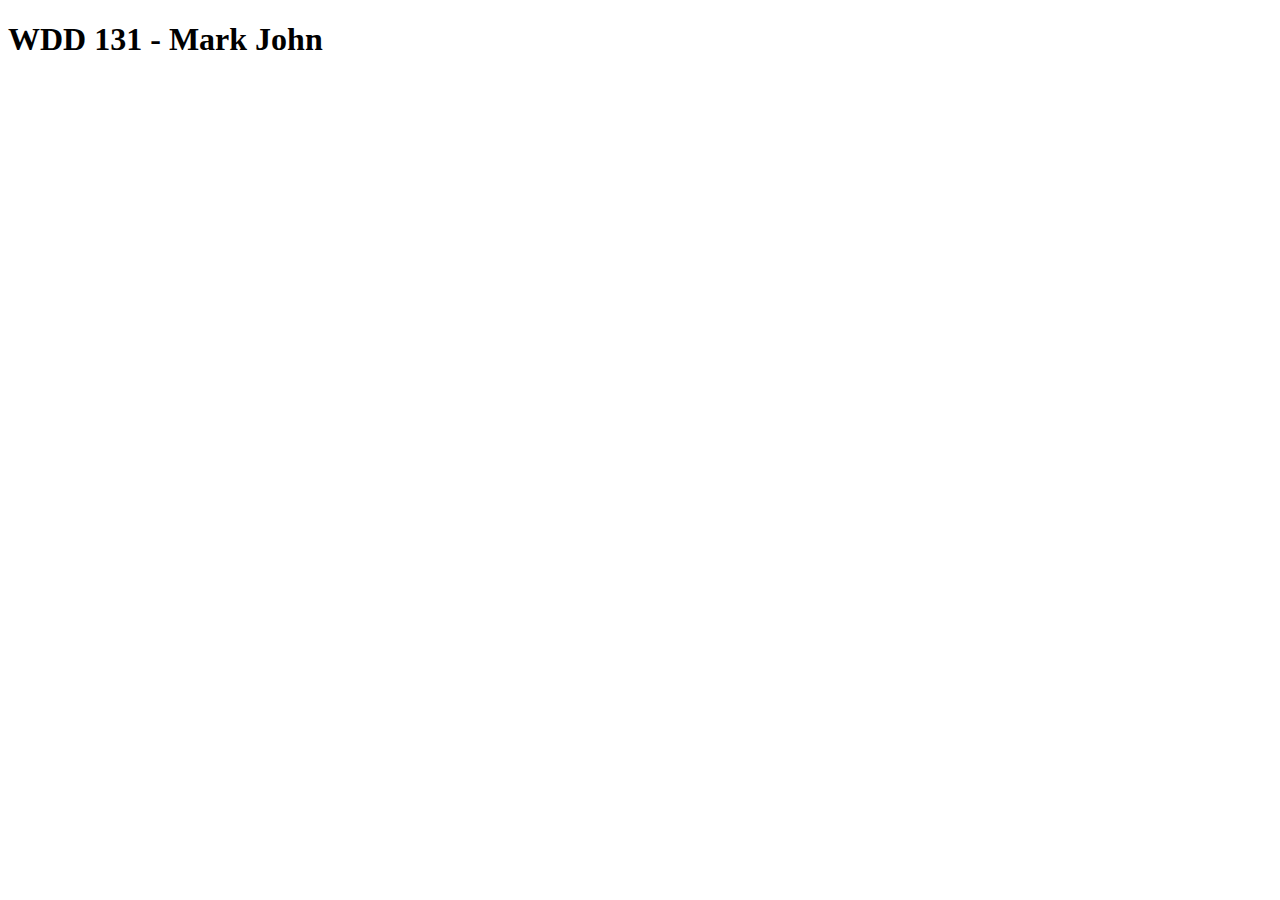
<file: index.html>
<!DOCTYPE html>
<html lang="en">
<head>
    <meta charset="UTF-8">
    <meta name="viewport" content="width=device-width, initial-scale=1.0">
    <title>WDD 131</title>
</head>
<body>
    <h1>WDD 131 - Mark John</h1>
</body>
</html>
</file>
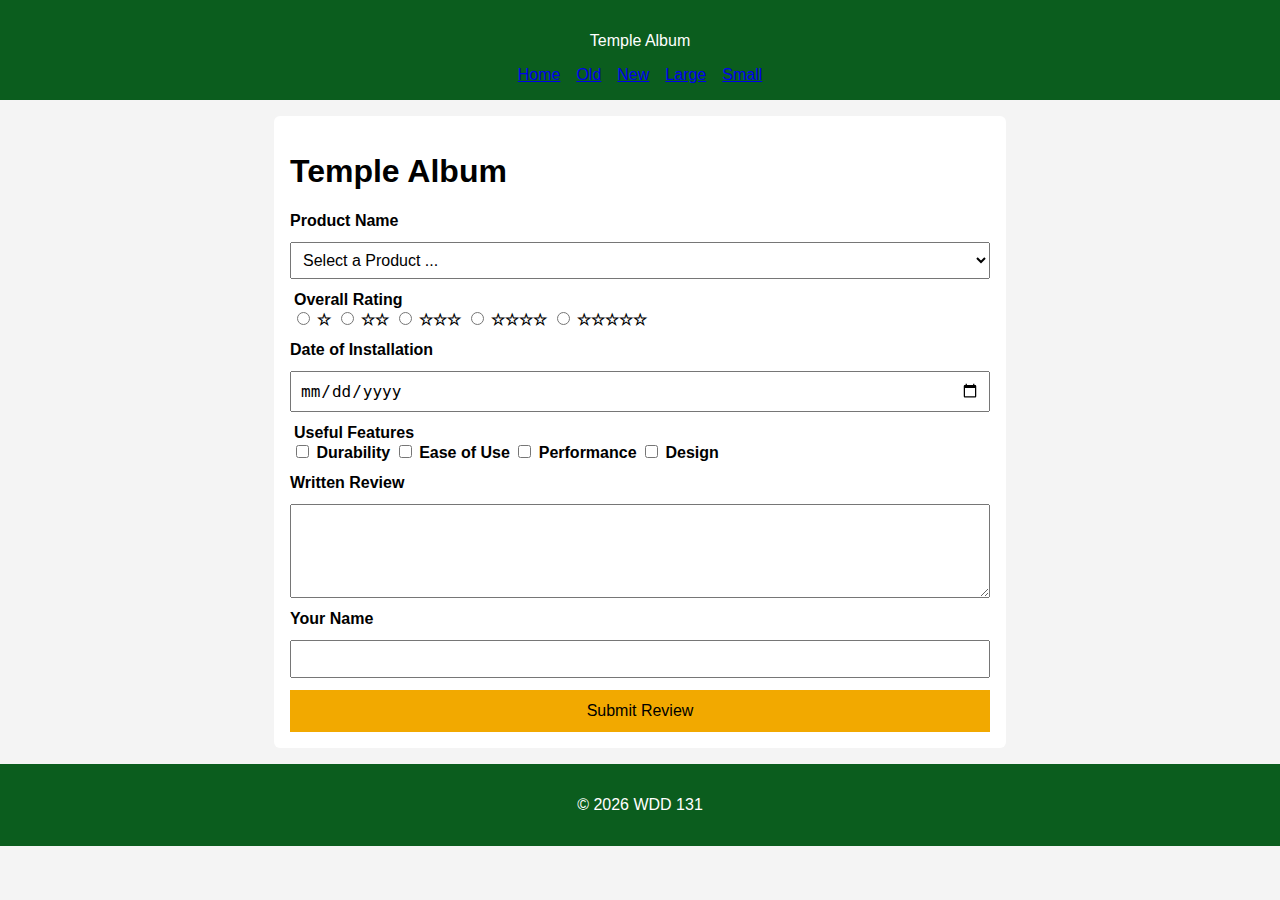
<file: form.html>
<!DOCTYPE html>
<html lang="en">

<head>
    <meta charset="UTF-8">
    <meta name="viewport" content="width=device-width, initial-scale=1.0">
    <meta name="description" content="Product review form that allows users to select a product, rate it, choose features, and submit feedback.">
    <meta name="author" content="Mark John">
    <title>Temple Album | Product Review</title>

    <link rel="stylesheet" href="styles/form.css">
    <script defer src="scripts/form.js"></script>
</head>

<body>
    <header>
        <p class="site-title">Temple Album</p>
        <nav>
            <a href="index.html">Home</a>
            <a href="#">Old</a>
            <a href="#">New</a>
            <a href="#">Large</a>
            <a href="#">Small</a>
        </nav>
    </header>

    <main>
        <h1>Temple Album</h1>
        <form method="post" action="review.html">

            <!-- Product Name -->
            <label for="product">Product Name</label>
            <select id="product" name="product" required>
                <option value="" disabled selected>Select a Product ...</option>
                <option value="phone">Smart Phone</option>
                <option value="laptop">Laptop</option>
                <option value="tablet">Tablet</option>
            </select>

            <!-- Overall Rating -->
            <fieldset>
                <legend>Overall Rating</legend>

                <label for="rating1">
                    <input type="radio" id="rating1" name="rating" value="1" required> 
                    ☆
                </label>

                <label for="rating2">
                    <input type="radio" id="rating2" name="rating" value="2" required>
                    ☆☆
                </label>

                <label for="rating3">
                    <input type="radio" id="rating3" name="rating" value="3" required>
                    ☆☆☆
                </label>

                <label for="rating4">
                    <input type="radio" id="rating4" name="rating" value="4" required>
                    ☆☆☆☆
                </label>

                <label for="rating5">
                    <input type="radio" id="rating5" name="rating" value="5" required>
                    ☆☆☆☆☆
                </label>
            </fieldset>

            <!-- Date of Installation -->
            <label for="installDate">Date of Installation</label>
            <input type="date" id="installDate" name="installDate" required>

            <!-- Useful Features -->
            <fieldset>
                <legend>Useful Features</legend>

                <label for="feature1">
                    <input type="checkbox" id="feature1" name="features[]" value="durability">
                    Durability
                </label>

                <label for="feature2">
                    <input type="checkbox" id="feature2" name="features[]" value="ease">
                    Ease of Use
                </label>

                <label for="feature3">
                    <input type="checkbox" id="feature3" name="features[]" value="performance">
                    Performance
                </label>

                <label for="feature4">
                    <input type="checkbox" id="feature4" name="features[]" value="design">
                    Design
                </label>
            </fieldset>

            <!-- Written Review -->
            <label for="review">Written Review</label>
            <textarea id="review" name="review" rows="4"></textarea>

            <!-- User Name -->
            <label for="username">Your Name</label>
            <input type="text" id="username" name="username">

            <!-- Submit -->
            <input type="submit" value="Submit Review">

        </form>
    </main>

    <footer>
        <p>&copy; 2026 WDD 131</p>
    </footer>
</body>

</html>
</file>
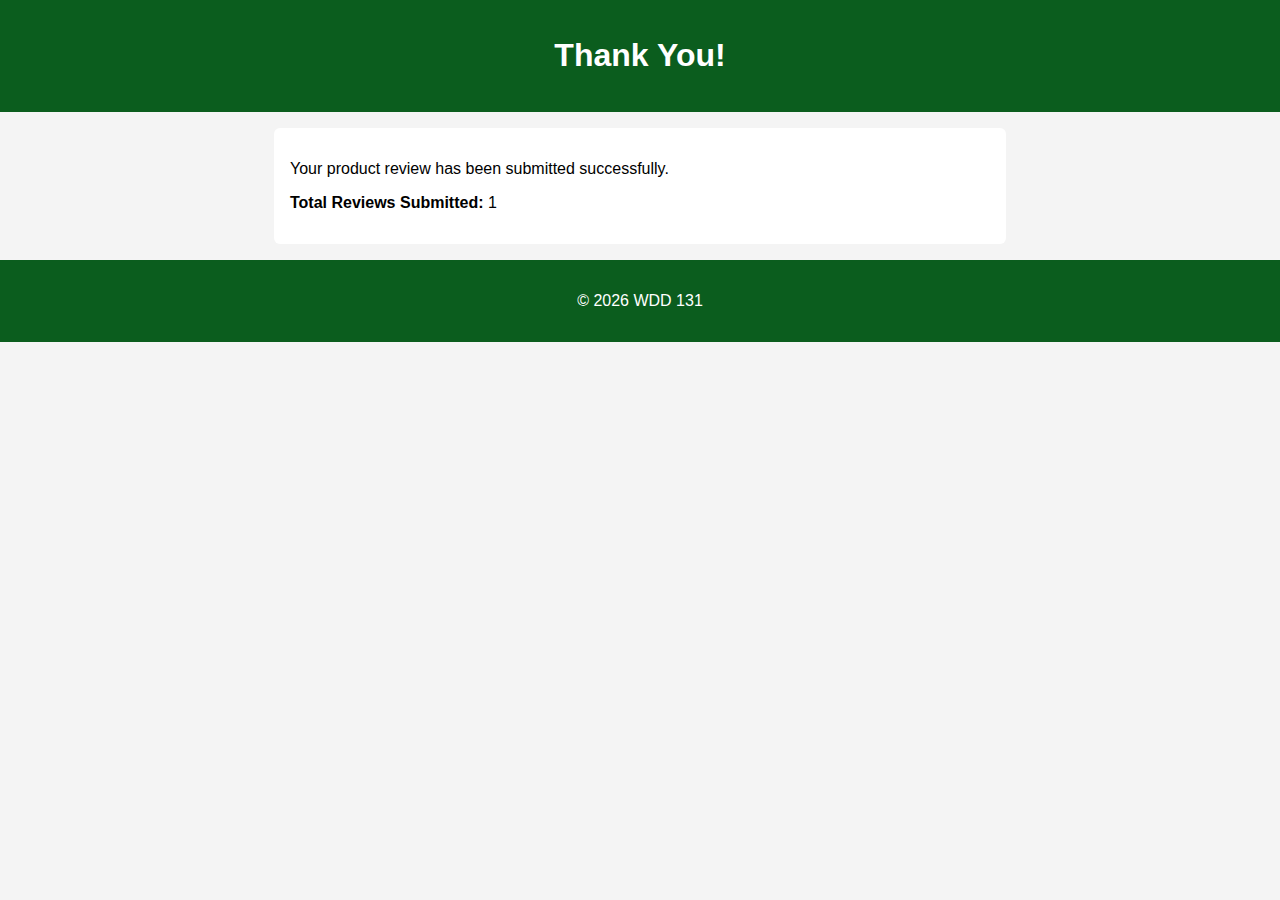
<file: review.html>
<!DOCTYPE html>
<html lang="en">

<head>
    <meta charset="UTF-8">
    <meta name="viewport" content="width=device-width, initial-scale=1.0">
    <meta name="description" content="Review confirmation page">
    <meta name="author" content="John Marco">
    <title>Review Submitted</title>

    <link rel="stylesheet" href="styles/form.css">
    <script defer src="scripts/form.js"></script>
</head>

<body>
    <header>
        <h1>Thank You!</h1>
    </header>

    <main>
        <p>Your product review has been submitted successfully.</p>
        <p><strong>Total Reviews Submitted:</strong> <span id="reviewCount"></span></p>
    </main>

    <footer>
        <p>&copy; 2026 WDD 131</p>
    </footer>
</body>

</html>
</file>
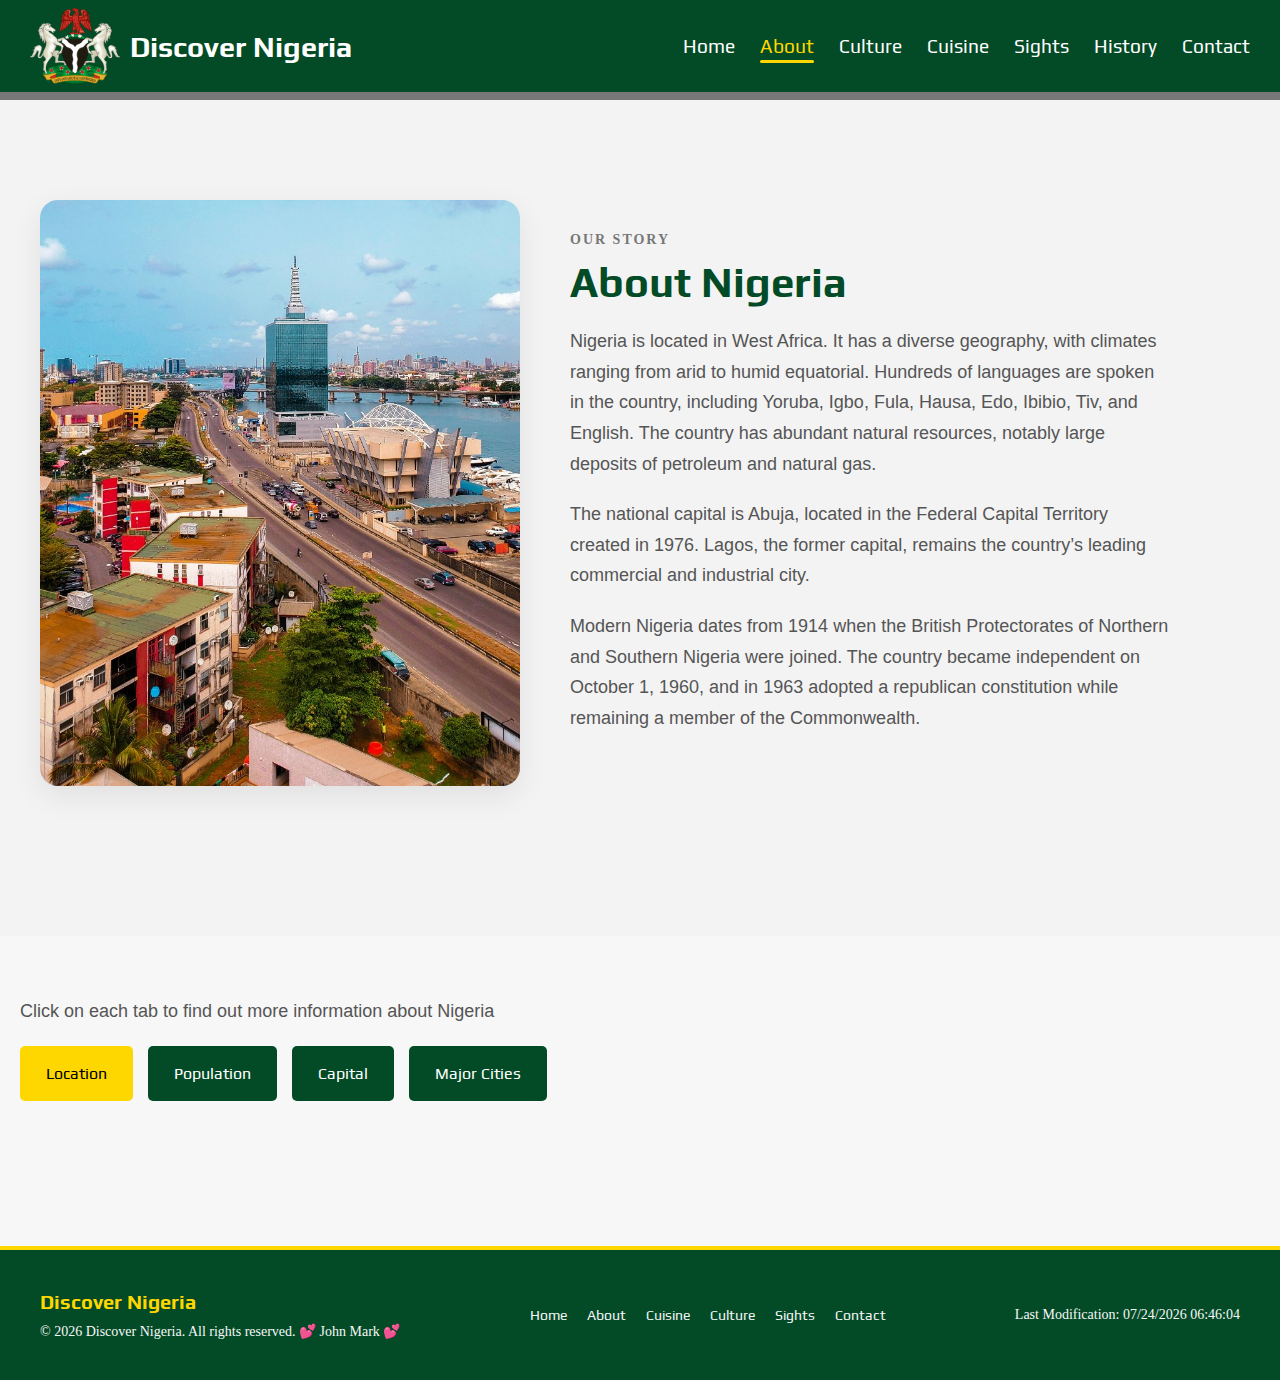
<file: project/about.html>
<!DOCTYPE html>
<html lang="en">
<head>
  <meta charset="UTF-8">
  <meta name="viewport" content="width=device-width, initial-scale=1.0">
  <meta name="description" content="Discover Nigeria showcases Nigeria's past history, leaders, cuisines, culture, sights, and sounds.">
  <meta name="author" content="John Mark">

  <link rel="stylesheet" href="styles/base.css">

  <!-- Google Fonts -->
  <link rel="preconnect" href="https://fonts.googleapis.com">
  <link rel="preconnect" href="https://fonts.gstatic.com" crossorigin>
  <link href="https://fonts.googleapis.com/css2?family=Play:wght@400;700&family=Poppins:wght@100;200;300;400;500;600;700;800;900&display=swap" rel="stylesheet">

  <title>Discover Nigeria | About</title>
</head>

<body>

  <!-- Navigation -->
  <header>
    <nav class="navbar">
      <div class="logo">
        <img src="./images/logo.png" alt="Discover Nigeria Logo" class="logo-img">
        <span>Discover Nigeria</span>
      </div>

      <ul class="nav-links">
        <li><a href="index.html">Home</a></li>
        <li><a href="about.html" class="active">About</a></li>
        <li><a href="culture.html">Culture</a></li>
        <li><a href="cuisine.html">Cuisine</a></li>
        <li><a href="sights.html">Sights</a></li>
        <li><a href="history.html">History</a></li>
        <li><a href="contact.html">Contact</a></li>
      </ul>

      <div class="burger">
        <div></div>
        <div></div>
        <div></div>
      </div>
    </nav>
  </header>

  <main>

    <!-- About Section -->
    <section class="about-section">
      <div class="container">
        <div class="row">

          <div class="col image-col">
            <div class="image-wrapper">
              <img src="images/lagos.jpg" alt="Lagos, Nigeria skyline">
            </div>
          </div>

          <div class="col text-col">
            <div class="text-wrapper">
              <span class="subtitle">Our Story</span>
              <h2>About Nigeria</h2>

              <p class="lead">
                Nigeria is located in West Africa. It has a diverse geography, with climates ranging from arid to humid equatorial. Hundreds of languages are spoken in the country, including Yoruba, Igbo, Fula, Hausa, Edo, Ibibio, Tiv, and English. The country has abundant natural resources, notably large deposits of petroleum and natural gas.
              </p>

              <p class="lead">
                The national capital is Abuja, located in the Federal Capital Territory created in 1976. Lagos, the former capital, remains the country’s leading commercial and industrial city.
              </p>

              <p class="lead">
                Modern Nigeria dates from 1914 when the British Protectorates of Northern and Southern Nigeria were joined. The country became independent on October 1, 1960, and in 1963 adopted a republican constitution while remaining a member of the Commonwealth.
              </p>

            </div>
          </div>

        </div>
      </div>
    </section>

    <!-- Tabs Section -->
    <section class="tab-section">
        <p class="lead">Click on each tab to find out more information about Nigeria</p>
      <div class="tabnigeria">
        <button class="tablinks active" onclick="openItem(event, 'Location')">Location</button>
        <button class="tablinks" onclick="openItem(event, 'Population')">Population</button>
        <button class="tablinks" onclick="openItem(event, 'Capital')">Capital</button>
        <button class="tablinks" onclick="openItem(event, 'Cities')">Major Cities</button>
      </div>

      <div id="Location" class="tabcontent" >
        <h2>Location of Nigria</h2>
        <p class="lead">Nigeria is located in West Africa, along the Gulf of Guinea on the Atlantic Ocean. 
        It lies between latitudes 4°N and 14°N and longitudes 3°E and 15°E. Nigeria shares 
        land borders with Benin to the west, Niger to the north, Chad to the northeast, and 
        Cameroon to the east. To the south, it has a coastline of about 853 kilometers along the 
        Atlantic Ocean.</p>
        <p class="lead">
            Because of its location, Nigeria serves as a major gateway between West and Central Africa. 
            Its position along the coast has historically made it important for trade, cultural exchange, 
            and economic activities. The country’s geography includes coastal plains, tropical 
            rainforests, savannas, and semi-arid regions in the north. Its central location in 
            West Africa makes it one of the most influential countries on the continent, 
            both economically and culturally.
        </p>
      </div>

      <div id="Population" class="tabcontent">
        <h2>Population of Nigeria</h2>
        <p class="lead"> Nigeria is the most populous country in Africa and one of the most populous nations in the world. It has a population of over 220 million people, and the number continues to grow rapidly each year. This large population makes Nigeria a major cultural, economic, and political force on the African continent.</p>
        <p class="lead"> The country is home to hundreds of ethnic groups and languages, creating one of the most diverse populations in the world. The three largest ethnic groups are the Hausa-Fulani in the north, the Yoruba in the southwest, and the Igbo in the southeast. English serves as the official language and helps unite the many different cultural groups. </p>
        <p class="lead"> Nigeria also has a very young population, with a large percentage of citizens under the age of 30. This youthful population provides strong potential for economic growth, innovation, and development. Major cities such as Lagos, Abuja, Kano, and Port Harcourt continue to grow as people move to urban areas for education and job opportunities. </p>
      </div>

      <div id="Capital" class="tabcontent">
        <h2>Capital of Nigeria</h2>
        <p class="lead"> The capital of Nigeria is Abuja. It is located in the center of the country within the Federal Capital Territory (FCT). Abuja officially became Nigeria’s capital on December 12, 1991, replacing Lagos. </p>
        <p class="lead"> The city was chosen because of its central location, which makes it more accessible to people from all parts of the country. Unlike Lagos, which is a coastal and highly crowded city, Abuja was carefully planned and developed to serve as the nation’s administrative and political center. </p>
        <p class="lead"> Abuja is home to important national institutions, including the Presidential Villa (Aso Rock Villa), the National Assembly, and the Supreme Court. The city is also known for its modern infrastructure, wide roads, and beautiful landmarks such as Aso Rock, Zuma Rock (nearby), and the National Mosque. </p>
        <p class="lead"> Today, Abuja represents unity and neutrality, as it is not dominated by any single ethnic group. It continues to grow as one of the most organized and rapidly developing cities in Nigeria. </p>
      </div>

      <div id="Cities" class="tabcontent">
  <h3>Major Cities</h3>

  <p class="lead">
    Nigeria has several major cities that play important roles in the country’s economy,
    culture, education, and government. These cities are centers of trade, innovation,
    and population growth.
  </p>

  <ul class="no-bullets">
    <li class="lead">
      <strong>Lagos</strong> – The largest city in Nigeria and the country’s main commercial hub.
      It is known for its busy ports, entertainment industry, financial institutions,
      and vibrant lifestyle.
    </li>

    <li class="lead">
      <strong>Abuja</strong> – The capital city of Nigeria, located in the Federal Capital Territory.
      It serves as the political and administrative center of the nation.
    </li>

    <li class="lead">
      <strong>Kano</strong> – One of the oldest cities in West Africa and a major center for trade,
      agriculture, and Islamic culture in northern Nigeria.
    </li>

    <li class="lead">
      <strong>Ibadan</strong> – A historic city known for its educational institutions,
      including the University of Ibadan, and its role in Nigeria’s colonial history.
    </li>

    <li class="lead">
      <strong>Port Harcourt</strong> – A key city in the Niger Delta region,
      important for Nigeria’s oil and gas industry.
    </li>
  </ul>

  <p class="lead">
    These cities contribute greatly to Nigeria’s economic strength and cultural diversity,
    making the country one of the most dynamic nations in Africa.
  </p>
</div>


    </section>

  </main>

  <!-- Footer -->
  <footer class="site-footer">
    <div class="footer-container">

      <div class="footer-left">
        <h3>Discover Nigeria</h3>
        <p>&copy; <span id="currentyear"></span> Discover Nigeria. All rights reserved. 💕 John Mark 💕</p>
      </div>

      <div class="footer-links">
        <a href="index.html">Home</a>
        <a href="about.html">About</a>
        <a href="cuisine.html">Cuisine</a>
        <a href="culture.html">Culture</a>
        <a href="sights.html">Sights</a>
        <a href="contact.html">Contact</a>
      </div>

      <div class="footer-right">
        <p id="lastModified">Last Modification: </p>
      </div>

    </div>
  </footer>

  <script src="scripts/main.js" defer></script>

</body>
</html>
</file>
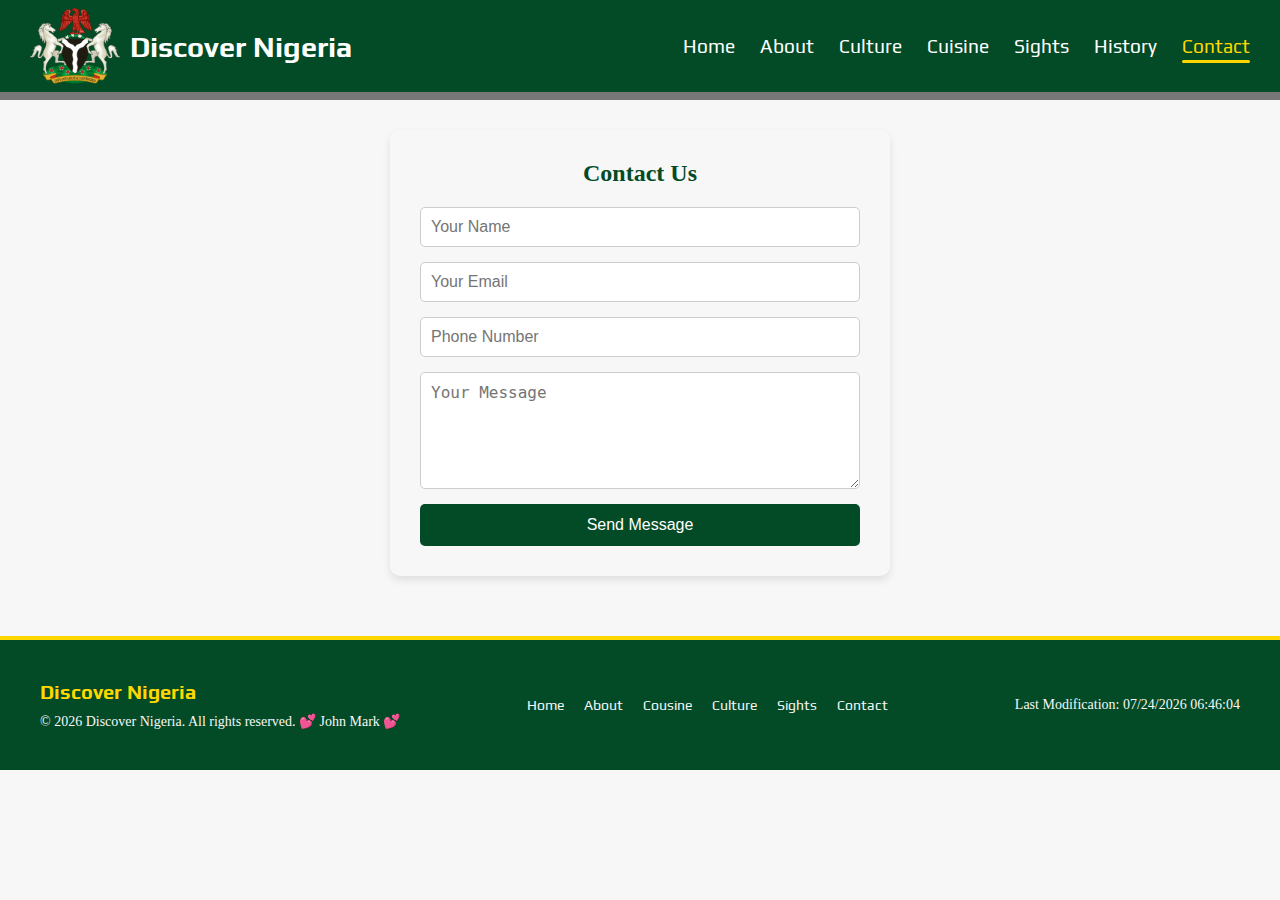
<file: project/contact.html>
<!DOCTYPE html>
<html lang="en">
<head>
    <meta charset="UTF-8">
    <meta name="viewport" content="width=device-width, initial-scale=1.0">
    <meta name="description" content="This project, Discover Nigeria, will showcase Nigeria Past History, leaders, Cousines, culture, sights and sound.">
    <meta name="author" content="John Mark">
    <link rel="stylesheet" href="styles/base.css">
    <link rel="preconnect" href="https://fonts.googleapis.com">
    <link rel="preconnect" href="https://fonts.gstatic.com" crossorigin>
    <link href="https://fonts.googleapis.com/css2?family=Play:wght@400;700&family=Poppins:ital,wght@0,100;0,200;0,300;0,400;0,500;0,600;0,700;0,800;0,900;1,100;1,200;1,300;1,400;1,500;1,600;1,700;1,800;1,900&display=swap" rel="stylesheet">
    <title>Discover Nigeria | Home</title>
</head>
<body>
    <!-- Navigation Bar -->
  <header>
    <nav class="navbar">
      <div class="logo">
  <img src="./images/logo.png" alt="Discover Nigeria Logo" class="logo-img">
  <span>Discover Nigeria</span>
</div>

      <ul class="nav-links">
        <li><a href="index.html">Home</a></li>
        <li><a href="about.html">About</a></li>
        <li><a href="culture.html">Culture</a></li>
        <li><a href="cuisine.html">Cuisine</a></li>
        <li><a href="sights.html">Sights</a></li>
        <li><a href="history.html">History</a></li>
        <li><a href="contact.html" class="active">Contact</a></li>
      </ul>
      <div class="burger">
        <div></div>
        <div></div>
        <div></div>
      </div>
    </nav>
  </header>

  <main>
    <div class="contact-container">
    <h2>Contact Us</h2>
    <form id="contactForm">
      <input type="text" id="name" placeholder="Your Name" required>
      <input type="email" id="email" placeholder="Your Email" required>
      <input type="phone" id="phone" placeholder="Phone Number" required>
      <textarea id="message" placeholder="Your Message" rows="5" required></textarea>
      <button type="submit">Send Message</button>
    </form>

    <!-- Thank You Card -->
    <div class="thank-you-card" id="thankYouMessage">
      <h3>Thank You!</h3>
      <p>Your message has been received. We will get back to you soon.</p>
    </div>
  </div>
  </main>

  <!-- Footer -->
  <footer class="site-footer">
    <div class="footer-container">
      
      <div class="footer-left">
        <h3>Discover Nigeria</h3>
        <p>&copy; <span id="currentyear"></span> Discover Nigeria. All rights reserved. 💕 John Mark 💕</p>
      </div>

      <div class="footer-links">
        <a href="index.html">Home</a>
        <a href="about.html">About</a>
        <a href="couisine.html">Cousine</a>
        <a href="culture.html">Culture</a>
        <a href="sights.html">Sights</a>
        <a href="contact.html">Contact</a>
      </div>

      <div class="footer-right">
        <p id="lastModified">Last Modification: </p>
      </div>

    </div>
  </footer>

<script src="scripts/main.js" defer></script>
    
</body>
</html>
</file>
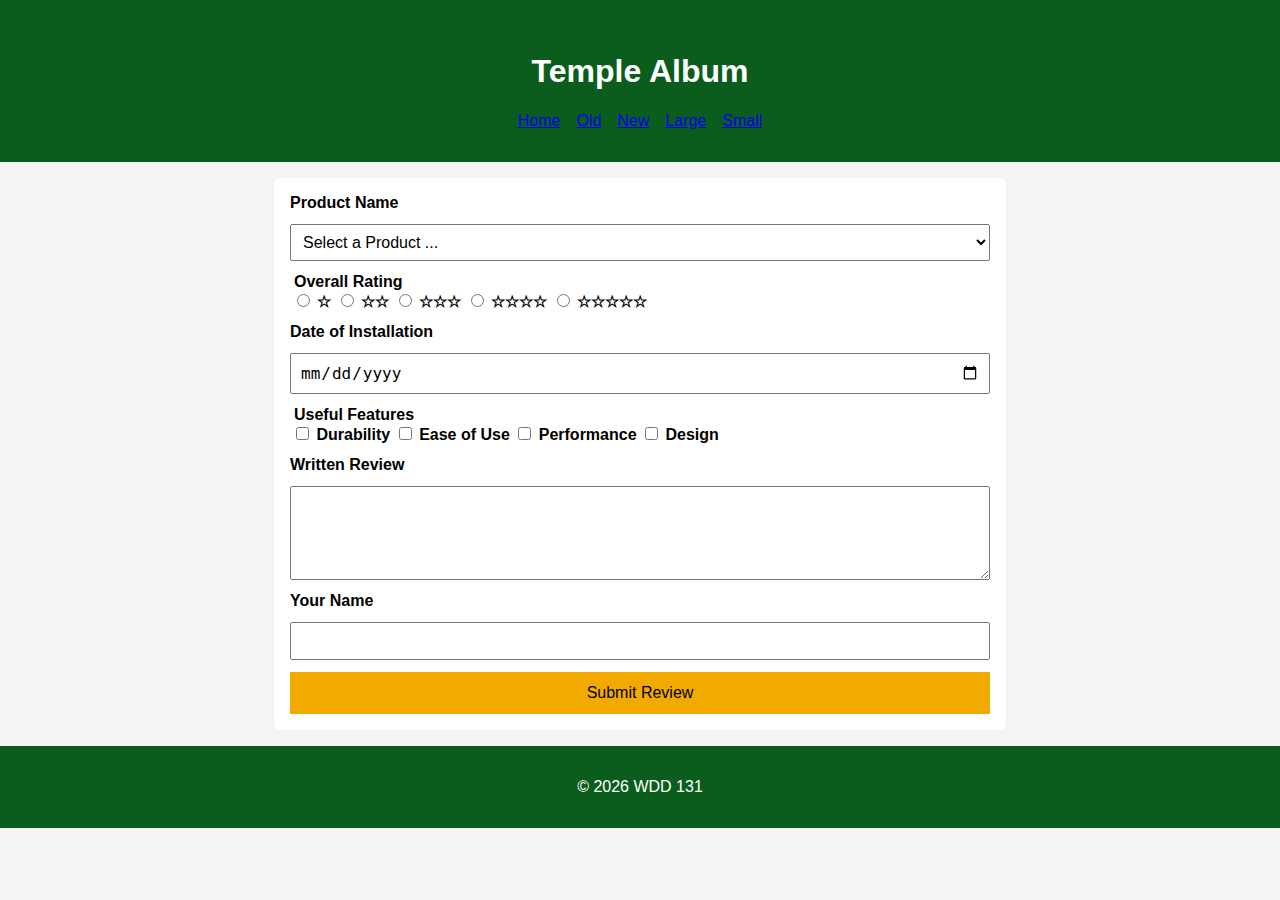
<file: project/form.html>
<!DOCTYPE html>
<html lang="en">

<head>
    <meta charset="UTF-8">
    <meta name="viewport" content="width=device-width, initial-scale=1.0">
    <meta name="description" content="Product review form that allows users to select a product, rate it, choose features, and submit feedback.">
    <meta name="author" content="Mark John">
    <title>Temple Album | Product Review</title>

    <link rel="stylesheet" href="styles/form.css">
    <script defer src="scripts/form.js"></script>
</head>

<body>
    <header>
        <header>
            <h1>Temple Album</h1>
            <nav>
                <a href="index.html">Home</a>
                <a href="#">Old</a>
                <a href="#">New</a>
                <a href="#">Large</a>
                <a href="#">Small</a>
            </nav>
        </header>
    </header>

    <main>
        <form method="post" action="review.html">

            <!-- Product Name -->
            <label for="product">Product Name</label>
            <select id="product" name="product" required>
                <option value="" disabled selected>Select a Product ...</option>
                <option value="phone">Smart Phone</option>
                <option value="laptop">Laptop</option>
                <option value="tablet">Tablet</option>
            </select>

            <!-- Overall Rating -->
            <fieldset>
                <legend>Overall Rating</legend>

                <label for="rating1">
                    <input type="radio" id="rating1" name="rating" value="1" required> 
                    ☆
                </label>

                <label for="rating2">
                    <input type="radio" id="rating2" name="rating" value="2" required>
                    ☆☆
                </label>

                <label for="rating3">
                    <input type="radio" id="rating3" name="rating" value="3" required>
                    ☆☆☆
                </label>

                <label for="rating4">
                    <input type="radio" id="rating4" name="rating" value="4" required>
                    ☆☆☆☆
                </label>

                <label for="rating5">
                    <input type="radio" id="rating5" name="rating" value="5" required>
                    ☆☆☆☆☆
                </label>
            </fieldset>

            <!-- Date of Installation -->
            <label for="installDate">Date of Installation</label>
            <input type="date" id="installDate" name="installDate" required>

            <!-- Useful Features -->
            <fieldset>
                <legend>Useful Features</legend>

                <label for="feature1">
                    <input type="checkbox" id="feature1" name="features[]" value="durability">
                    Durability
                </label>

                <label for="feature2">
                    <input type="checkbox" id="feature2" name="features[]" value="ease">
                    Ease of Use
                </label>

                <label for="feature3">
                    <input type="checkbox" id="feature3" name="features[]" value="performance">
                    Performance
                </label>

                <label for="feature4">
                    <input type="checkbox" id="feature4" name="features[]" value="design">
                    Design
                </label>
            </fieldset>

            <!-- Written Review -->
            <label for="review">Written Review</label>
            <textarea id="review" name="review" rows="4"></textarea>

            <!-- User Name -->
            <label for="username">Your Name</label>
            <input type="text" id="username" name="username">

            <!-- Submit -->
            <input type="submit" value="Submit Review">

        </form>
    </main>

    <footer>
        <p>&copy; 2026 WDD 131</p>
    </footer>
</body>

</html>
</file>
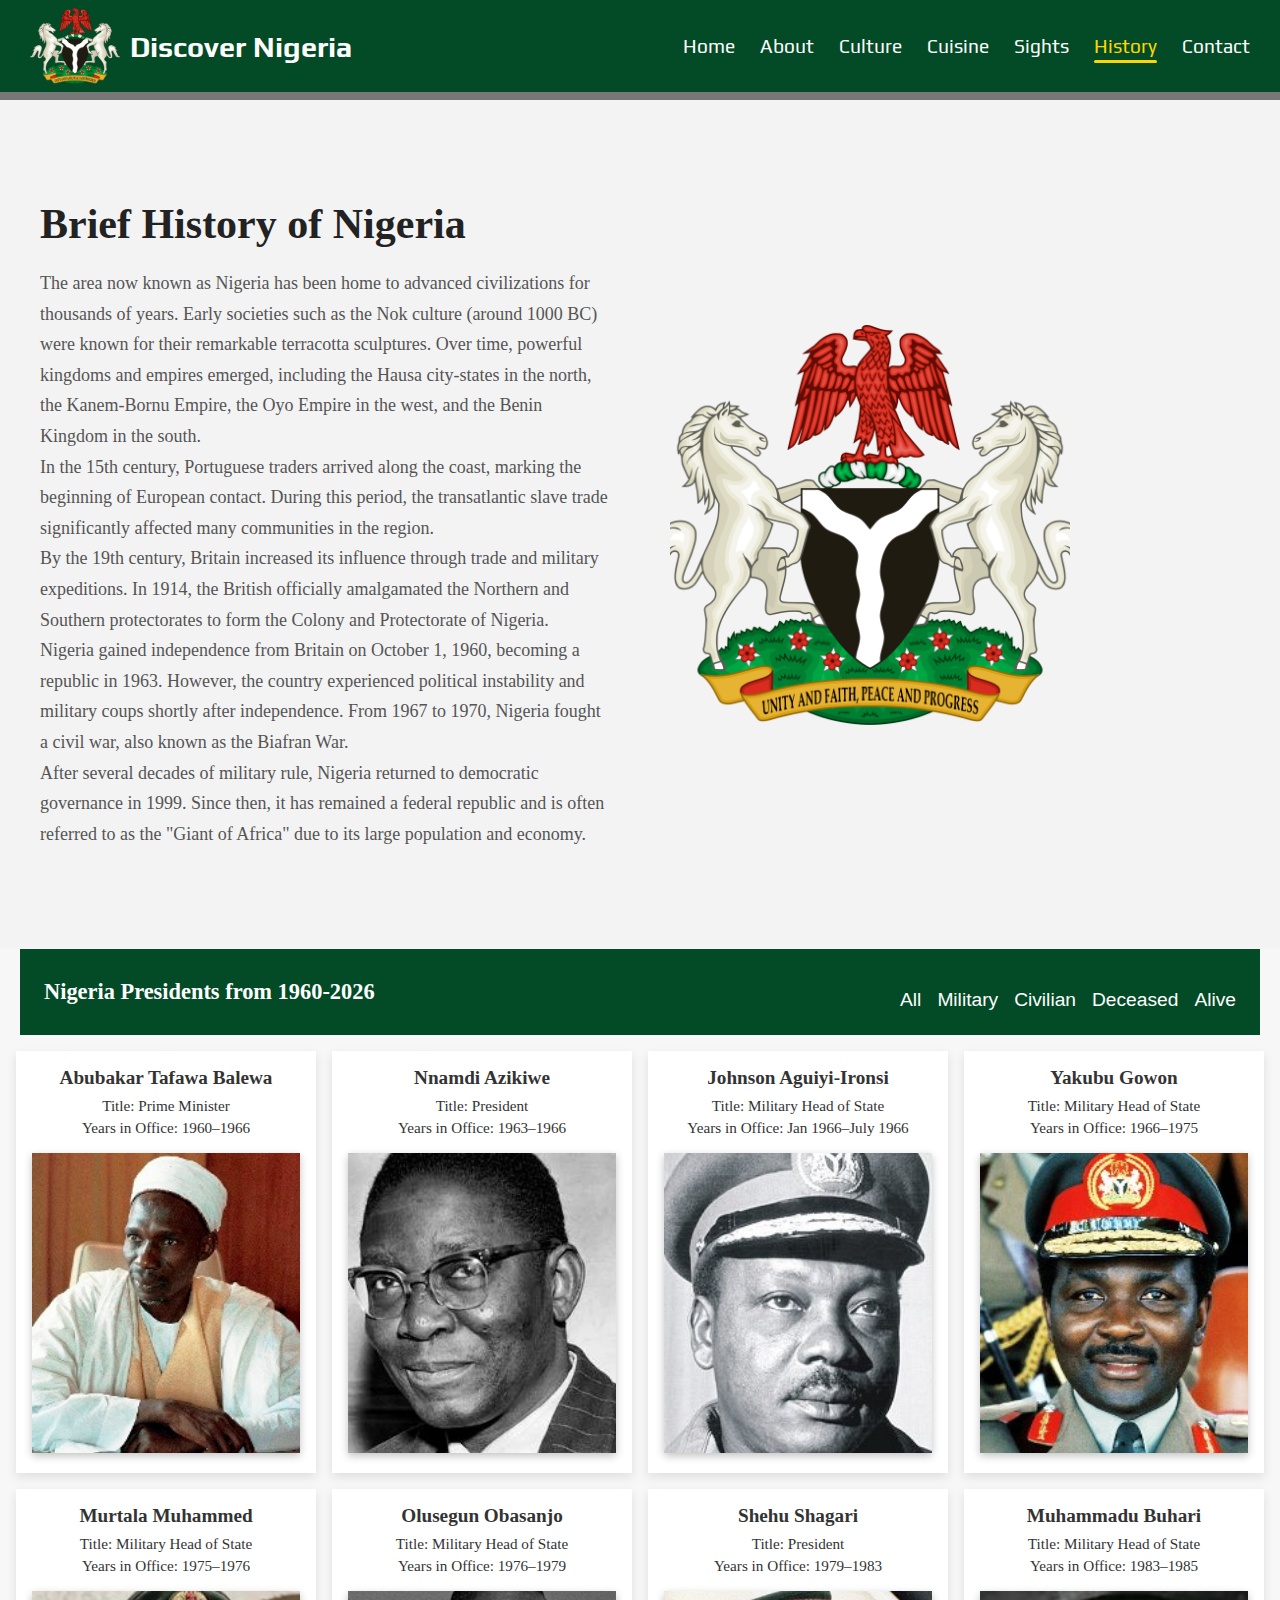
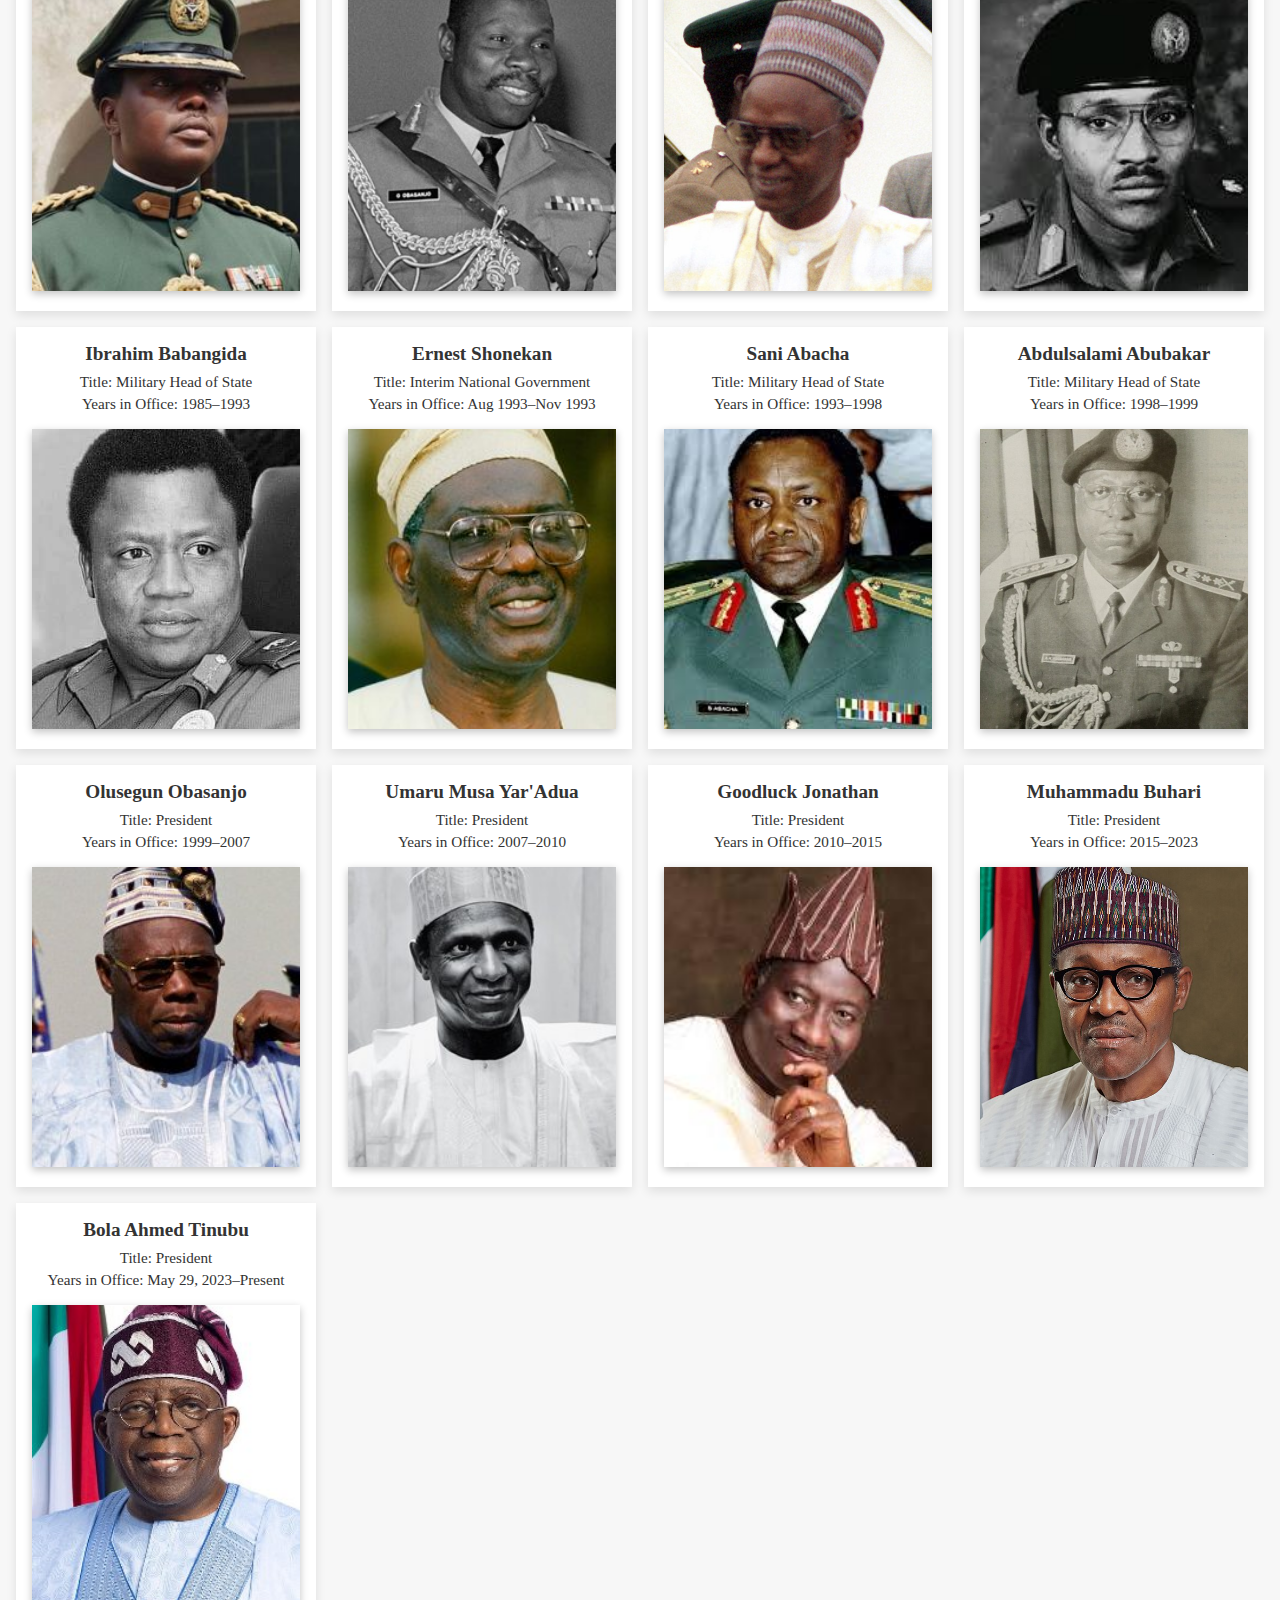
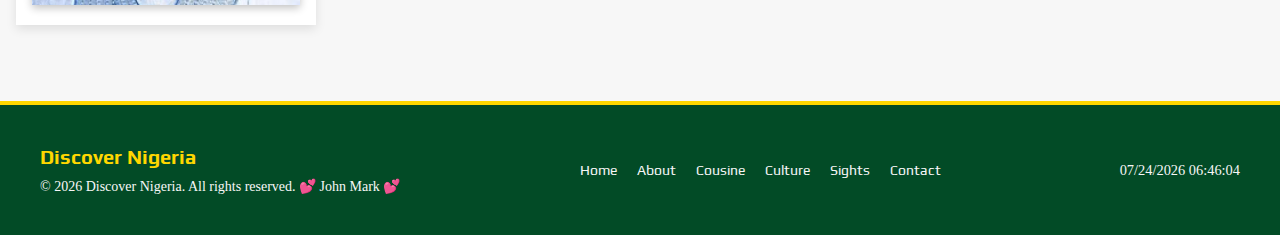
<file: project/history.html>
<!DOCTYPE html>
<html lang="en">
<head>
    <meta charset="UTF-8">
    <meta name="viewport" content="width=device-width, initial-scale=1.0">
    <meta name="description" content="This project, Discover Nigeria, will showcase Nigeria Past History, leaders, Cousines, culture, sights and sound.">
    <meta name="author" content="John Mark">
    <link rel="stylesheet" href="styles/history.css">
    <link rel="stylesheet" href="styles/history-large.css">
    <link rel="preconnect" href="https://fonts.googleapis.com">
    <link rel="preconnect" href="https://fonts.gstatic.com" crossorigin>
    <link href="https://fonts.googleapis.com/css2?family=Play:wght@400;700&family=Poppins:ital,wght@0,100;0,200;0,300;0,400;0,500;0,600;0,700;0,800;0,900;1,100;1,200;1,300;1,400;1,500;1,600;1,700;1,800;1,900&display=swap" rel="stylesheet">
    <title>Discover Nigeria | History</title>
</head>
<body>
    <!-- Navigation Bar -->
  <header>
    <nav class="navbar">
      <div class="logo">
  <img src="./images/logo.png" alt="Discover Nigeria Logo" class="logo-img">
  <span>Discover Nigeria</span>
</div>
      <ul class="nav-links">
        <li><a href="index.html">Home</a></li>
        <li><a href="about.html">About</a></li>
        <li><a href="culture.html">Culture</a></li>
        <li><a href="cuisine.html">Cuisine</a></li>
        <li><a href="sights.html">Sights</a></li>
        <li><a href="history.html" class="active">History</a></li>
        <li><a href="contact.html">Contact</a></li>
      </ul>
      <div class="burger">
        <div></div>
        <div></div>
        <div></div>
      </div>
    </nav>
  </header>
    <main>
<section class="about-section">
  <div class="container">
    <div class="about-wrapper">
      <!-- Text Content -->
      <div class="about-text">
       <section class="history-section">
  <div class="container">
    <h2>Brief History of Nigeria</h2>

    <p class="lead">
      The area now known as Nigeria has been home to advanced civilizations for thousands of years. 
      Early societies such as the Nok culture (around 1000 BC) were known for their remarkable terracotta sculptures. 
      Over time, powerful kingdoms and empires emerged, including the Hausa city-states in the north, 
      the Kanem-Bornu Empire, the Oyo Empire in the west, and the Benin Kingdom in the south.
    </p>

    <p class="lead">
      In the 15th century, Portuguese traders arrived along the coast, marking the beginning of European contact. 
      During this period, the transatlantic slave trade significantly affected many communities in the region.
    </p>

    <p class="lead">
      By the 19th century, Britain increased its influence through trade and military expeditions. 
      In 1914, the British officially amalgamated the Northern and Southern protectorates to form the Colony and Protectorate of Nigeria.
    </p>

    <p class="lead">
      Nigeria gained independence from Britain on October 1, 1960, becoming a republic in 1963. 
      However, the country experienced political instability and military coups shortly after independence. 
      From 1967 to 1970, Nigeria fought a civil war, also known as the Biafran War.
    </p>

    <p class="lead">
      After several decades of military rule, Nigeria returned to democratic governance in 1999. 
      Since then, it has remained a federal republic and is often referred to as the "Giant of Africa" 
      due to its large population and economy.
    </p>
  </div>
</section>
</div>

      <!-- Image Grid -->
      <div class="about-images">
        <div class="image-grid">
          <img src="images/logo.png" alt="Nigeria Coat of Arms">
        </div>
      </div>

    </div>
  </div>
</section>
  <section>
        <div class="header-top">
            <span class="site-title">Nigeria Presidents from 1960-2026</span>
            <button id="hamburger" aria-label="Menu">☰</button>
            <nav class="historynav">
            <ul>
                <li><a href="#" id="all">All</a></li>
                <li><a href="#" id="military">Military</a></li>
                <li><a href="#" id="civilian">Civilian</a></li>
                <li><a href="#" id="deceased">Deceased</a></li>
                <li><a href="#" id="alive">Alive</a></li>
            </ul>
        </nav>
        </div>
        
    </section>
    <section class="leaders">
      <div id="presidents" class="grid"></div>
    </section>
    </main>
 
    <!-- Footer -->
  <footer class="site-footer">
    <div class="footer-container">
      
      <div class="footer-left">
        <h3>Discover Nigeria</h3>
        <p>&copy; <span id="currentyear"></span> Discover Nigeria. All rights reserved. 💕 John Mark 💕</p>
      </div>

      <div class="footer-links">
        <a href="index.html">Home</a>
        <a href="about.html">About</a>
        <a href="couisine.html">Cousine</a>
        <a href="culture.html">Culture</a>
        <a href="sights.html">Sights</a>
        <a href="contact.html">Contact</a>
      </div>

      <div class="footer-right">
        <p id="lastModified">Last Modification: </p>
      </div>

    </div>
  </footer>

<script src="scripts/history.js" defer></script>
    
</body>
</html>
</file>
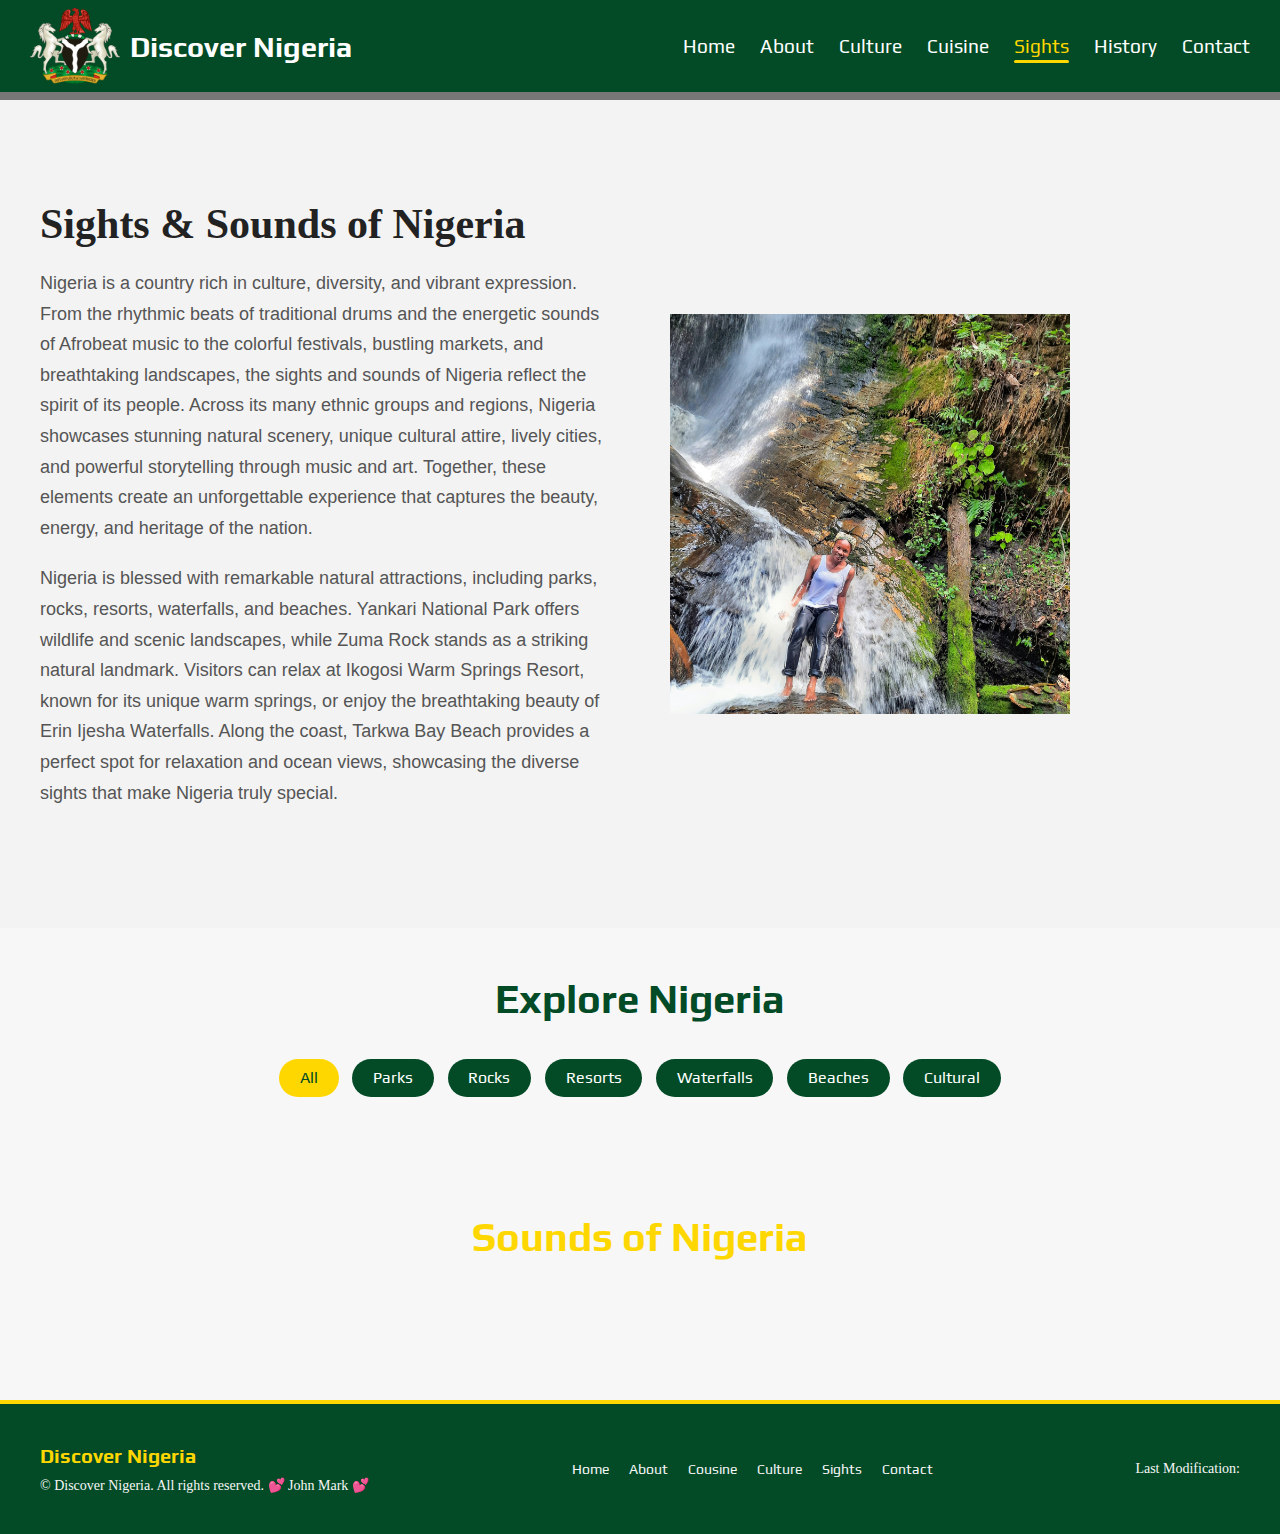
<file: project/sights.html>
<!DOCTYPE html>
<html lang="en">
<head>
    <meta charset="UTF-8">
    <meta name="viewport" content="width=device-width, initial-scale=1.0">
    <meta name="description" content="This project, Discover Nigeria, will showcase Nigeria Past History, leaders, Cousines, culture, sights and sound.">
    <meta name="author" content="John Mark">
    <link rel="stylesheet" href="styles/base.css">
    <link rel="preconnect" href="https://fonts.googleapis.com">
    <link rel="preconnect" href="https://fonts.gstatic.com" crossorigin>
    <link href="https://fonts.googleapis.com/css2?family=Play:wght@400;700&family=Poppins:ital,wght@0,100;0,200;0,300;0,400;0,500;0,600;0,700;0,800;0,900;1,100;1,200;1,300;1,400;1,500;1,600;1,700;1,800;1,900&display=swap" rel="stylesheet">
    <title>Discover Nigeria | Sights & Sounds</title>
</head>
<body>
    <!-- Navigation Bar -->
  <header>
    <nav class="navbar">
      <div class="logo">
  <img src="./images/logo.png" alt="Discover Nigeria Logo" class="logo-img">
  <span>Discover Nigeria</span>
</div>

      <ul class="nav-links">
        <li><a href="index.html">Home</a></li>
        <li><a href="about.html">About</a></li>
        <li><a href="culture.html">Culture</a></li>
        <li><a href="cuisine.html">Cuisine</a></li>
        <li><a href="sights.html" class="active">Sights</a></li>
        <li><a href="history.html">History</a></li>
        <li><a href="contact.html">Contact</a></li>
      </ul>
      <div class="burger">
        <div></div>
        <div></div>
        <div></div>
      </div>
    </nav>
  </header>
  <main>
    <section class="about-section">
  <div class="container">
    <div class="about-wrapper">
      <!-- Text Content -->
      <div class="about-text">
       <section class="history-section">
  <div class="container">
    <h2>Sights & Sounds of Nigeria</h2>

    <p class="lead">
      Nigeria is a country rich in culture, diversity, and vibrant expression. From the rhythmic beats 
      of traditional drums and the energetic sounds of Afrobeat music to the colorful festivals, 
      bustling markets, and breathtaking landscapes, the sights and sounds of Nigeria reflect the 
      spirit of its people. Across its many ethnic groups and regions, Nigeria showcases stunning 
      natural scenery, unique cultural attire, lively cities, and powerful storytelling through music 
      and art. Together, these elements create an unforgettable experience that captures the beauty, 
      energy, and heritage of the nation.
    </p>

    <p class="lead">
      Nigeria is blessed with remarkable natural attractions, including parks, rocks, resorts, waterfalls,
       and beaches. Yankari National Park offers wildlife and scenic landscapes, while Zuma Rock stands 
       as a striking natural landmark. Visitors can relax at Ikogosi Warm Springs Resort, known for its 
       unique warm springs, or enjoy the breathtaking beauty of Erin Ijesha Waterfalls. Along the coast, 
       Tarkwa Bay Beach provides a perfect spot for relaxation and ocean views, showcasing the diverse 
       sights that make Nigeria truly special.
    </p>
  </div>
</section>
</div>
  <!-- Image Grid -->
      <div class="about-images">
        <div class="image-grid">
          <img src="images/waterfall.jpg" alt="Waterfall">
        </div>
      </div>

    </div>
  </div>
</section>
<!-- ===============================
     SIGHT SECTION
=================================-->
<section class="sight-section">
  <h2 class="section-title">Explore Nigeria</h2>

  <div class="filter-buttons">
    <button data-filter="all" class="active">All</button>
    <button data-filter="Park">Parks</button>
    <button data-filter="Rock">Rocks</button>
    <button data-filter="Resort">Resorts</button>
    <button data-filter="Waterfall">Waterfalls</button>
    <button data-filter="Beach">Beaches</button>
    <button data-filter="Cultural">Cultural</button>
  </div>

  <div id="sights"></div>
</section>


<!-- ===============================
     SOUND SECTION
=================================-->
<section class="sound-section">
  <h2 class="section-title">Sounds of Nigeria</h2>
  <div id="sounds" class="card-grid"></div>
</section>
  
  </main>
  <!-- Footer -->
  <footer class="site-footer">
    <div class="footer-container">
      
      <div class="footer-left">
        <h3>Discover Nigeria</h3>
        <p>&copy; <span id="currentyear"></span> Discover Nigeria. All rights reserved. 💕 John Mark 💕</p>
      </div>

      <div class="footer-links">
        <a href="index.html">Home</a>
        <a href="about.html">About</a>
        <a href="couisine.html">Cousine</a>
        <a href="culture.html">Culture</a>
        <a href="sights.html">Sights</a>
        <a href="contact.html">Contact</a>
      </div>

      <div class="footer-right">
        <p  id="lastModified">Last Modification: </p>
      </div>

    </div>
  </footer>

    <script src="scripts/sights.js" defer></script>
</body>
</html>
</file>
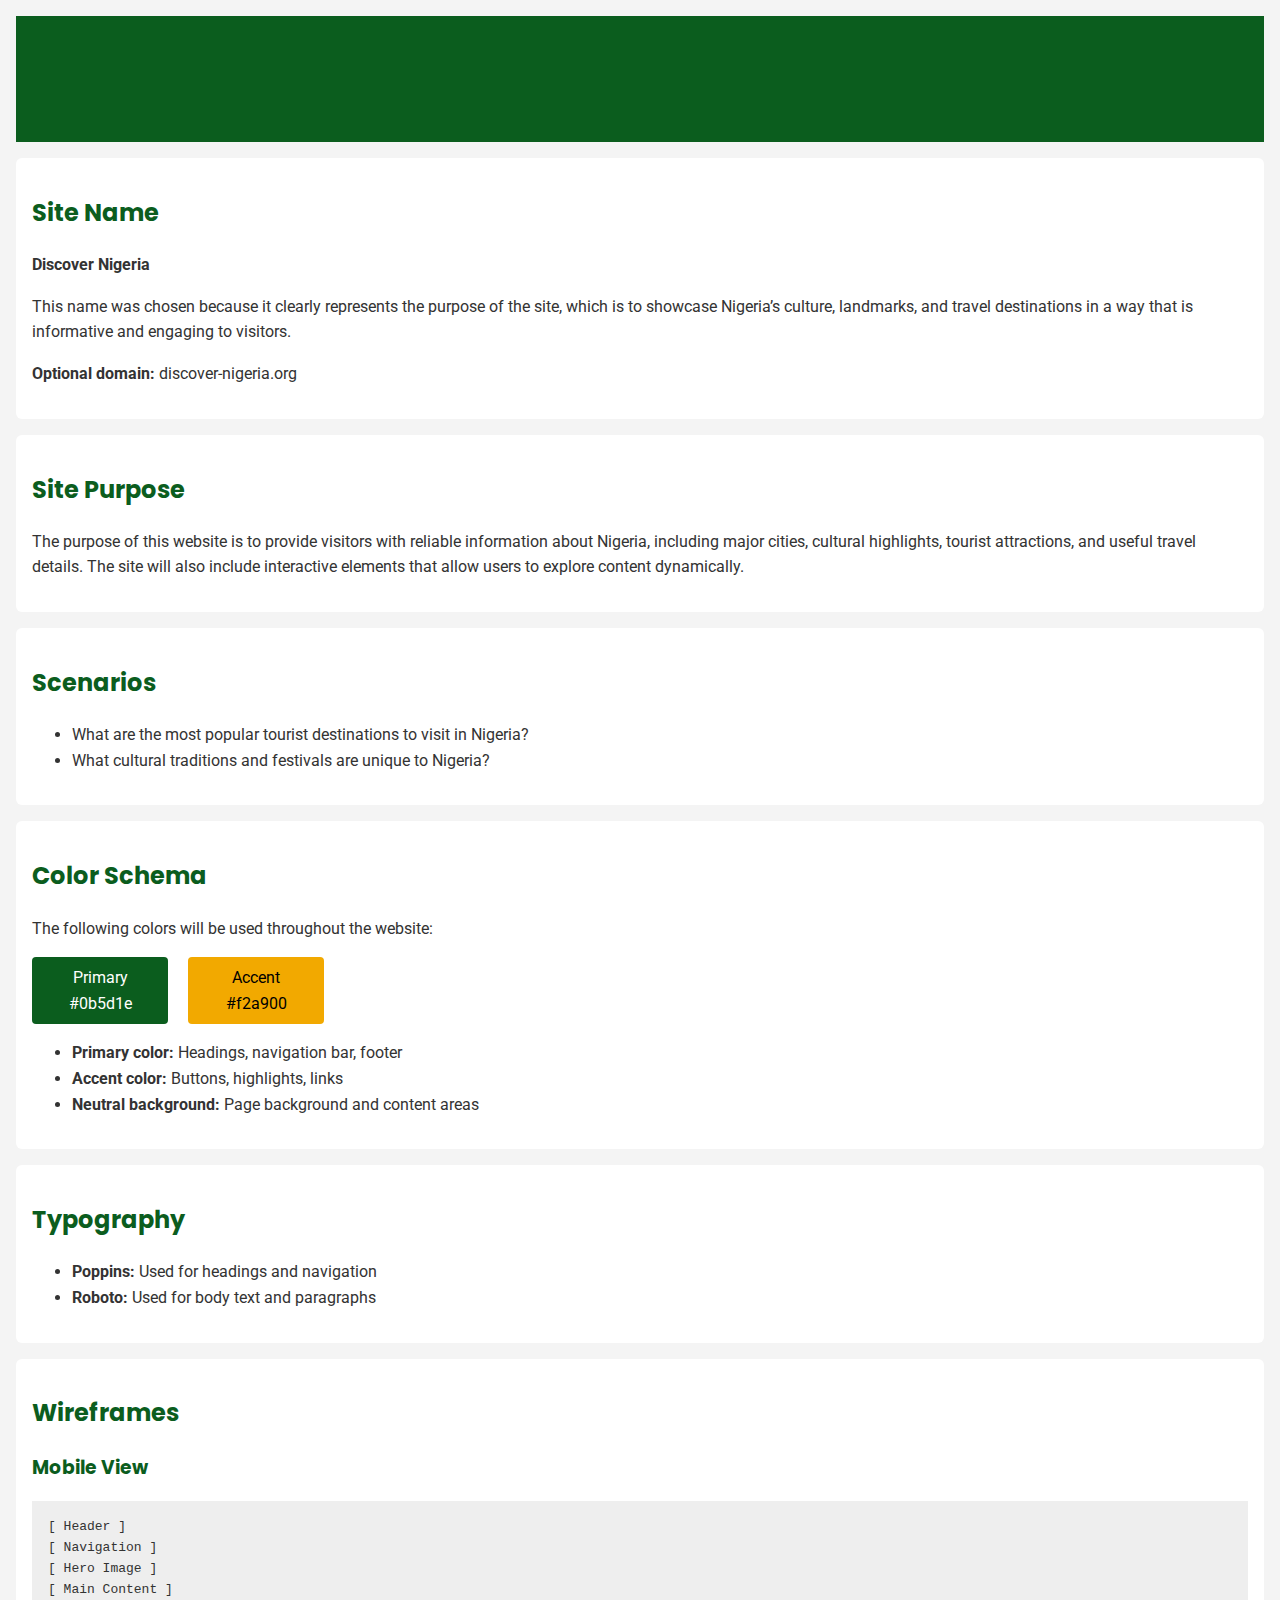
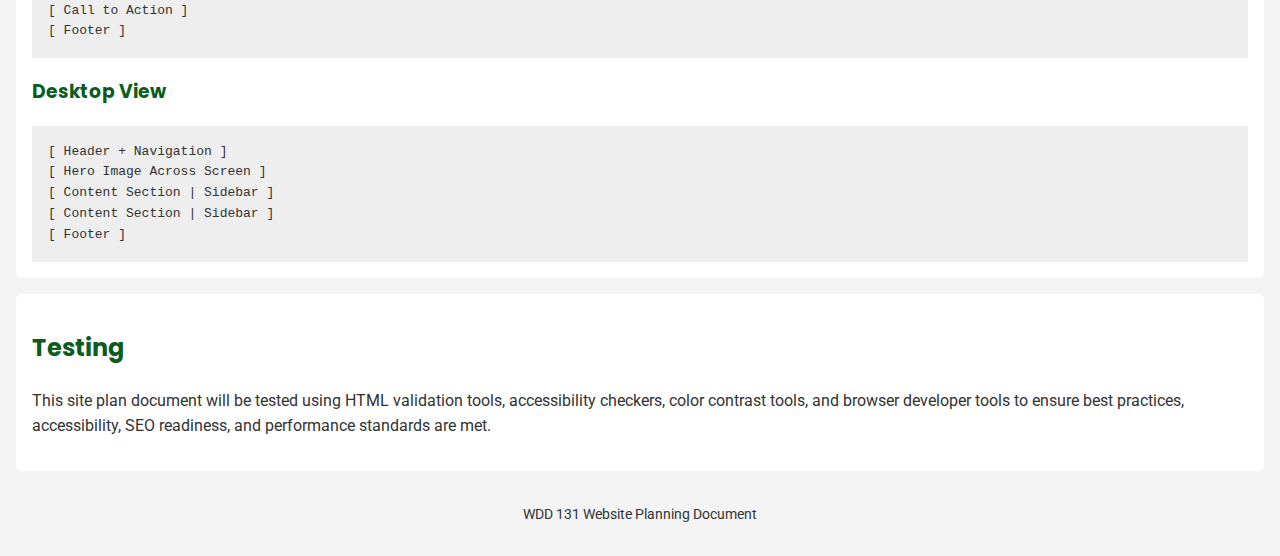
<file: project/siteplan.html>
<!DOCTYPE html>
<html lang="en">

<head>
    <meta charset="UTF-8">
    <meta name="viewport" content="width=device-width, initial-scale=1.0">
    <meta name="description" content="Website project plan for the Discover Nigeria website.">
    <meta name="author" content="Mark John">

    <title>Website Project Plan – Discover Nigeria</title>

    <link rel="stylesheet" href="styles/siteplan.css">

    <link rel="preconnect" href="https://fonts.googleapis.com">
    <link rel="preconnect" href="https://fonts.gstatic.com" crossorigin>
    <link href="https://fonts.googleapis.com/css2?family=Poppins:wght@400;600&family=Roboto&display=swap"
        rel="stylesheet">
</head>
<body>

    <header>
        <h1>Website Project Site Plan</h1>
    </header>

    <main>

        <!-- Site Name -->
        <section>
            <h2>Site Name</h2>
            <p><strong>Discover Nigeria</strong></p>
            <p>
                This name was chosen because it clearly represents the purpose of the site,
                which is to showcase Nigeria’s culture, landmarks, and travel destinations
                in a way that is informative and engaging to visitors.
            </p>
            <p><strong>Optional domain:</strong> discover-nigeria.org</p>
        </section>

        <!-- Site Purpose -->
        <section>
            <h2>Site Purpose</h2>
            <p>
                The purpose of this website is to provide visitors with reliable information
                about Nigeria, including major cities, cultural highlights, tourist attractions,
                and useful travel details. The site will also include interactive elements
                that allow users to explore content dynamically.
            </p>
        </section>

        <!-- Scenarios -->
        <section>
            <h2>Scenarios</h2>
            <ul>
                <li>What are the most popular tourist destinations to visit in Nigeria?</li>
                <li>What cultural traditions and festivals are unique to Nigeria?</li>
            </ul>
        </section>

        <!-- Color Schema -->
        <section>
            <h2>Color Schema</h2>
            <p>The following colors will be used throughout the website:</p>
            <div class="color-sample primary">Primary<br>#0b5d1e</div>
            <div class="color-sample accent">Accent<br>#f2a900</div>
            <ul>
                <li><strong>Primary color:</strong> Headings, navigation bar, footer</li>
                <li><strong>Accent color:</strong> Buttons, highlights, links</li>
                <li><strong>Neutral background:</strong> Page background and content areas</li>
            </ul>
        </section>

        <!-- Typography -->
        <section>
            <h2>Typography</h2>
            <ul>
                <li><strong>Poppins:</strong> Used for headings and navigation</li>
                <li><strong>Roboto:</strong> Used for body text and paragraphs</li>
            </ul>
        </section>

        <!-- Wireframes -->
        <section>
            <h2>Wireframes</h2>

            <h3>Mobile View</h3>
            <div class="wireframe">
                [ Header ]<br>
                [ Navigation ]<br>
                [ Hero Image ]<br>
                [ Main Content ]<br>
                [ Call to Action ]<br>
                [ Footer ]
            </div>

            <h3>Desktop View</h3>
            <div class="wireframe">
                [ Header + Navigation ]<br>
                [ Hero Image Across Screen ]<br>
                [ Content Section | Sidebar ]<br>
                [ Content Section | Sidebar ]<br>
                [ Footer ]
            </div>
        </section>

        <!-- Testing -->
        <section>
            <h2>Testing</h2>
            <p>
                This site plan document will be tested using HTML validation tools,
                accessibility checkers, color contrast tools, and browser developer tools
                to ensure best practices, accessibility, SEO readiness, and performance
                standards are met.
            </p>
        </section>

    </main>

    <footer>
        <p>WDD 131 Website Planning Document</p>
    </footer>

</body>

</html>
</file>
<file: styles/form.css>
body {
    font-family: Arial, sans-serif;
    background-color: #f4f4f4;
    margin: 0;
}

header,
footer {
    background-color: #0b5d1e;
    color: white;
    text-align: center;
    padding: 1rem;
}

main {
    max-width: 600px;
    margin: 1rem auto;
    background-color: white;
    padding: 1rem;
    border-radius: 6px;
}

form {
    display: flex;
    flex-direction: column;
    gap: 0.75rem;
}

label,
legend {
    font-weight: bold;
}

fieldset {
    border: none;
    padding: 0;
}

input[type="submit"] {
    background-color: #f2a900;
    border: none;
    padding: 0.75rem;
    font-size: 1rem;
    cursor: pointer;
}

input,
select,
textarea {
    padding: 0.5rem;
    font-size: 1rem;
}

@media (min-width: 768px) {
    main {
        max-width: 700px;
    }
}

nav {
    display: flex;
    gap: 1rem;
    justify-content: center;
}

nav a:hover {
    text-decoration: underline;
    color: yellow;
}
</file>
<file: project/styles/base.css>
/* Root Variables */
:root {
  --primary-green: #024b26;   
  --secondary-gold: #ffd700;  
  --background: #f7f7f7;
  --text-color: #333;
  --font-family: 'Arial, Helvetica, sans-serif';
  --hero-text-color: #fff;
  --btn-hover: #ffc107;
  --nav-font: "Play", sans-serif;
}

/* Reset some default styles */
* {
  margin: 0;
  padding: 0;
  box-sizing: border-box;
}

body {
  font-family: var(--font-family);
  background-color: var(--background);
  color: var(--text-color);
}

/* Navbar */
.navbar {
  display: flex;
  justify-content: space-between;
  height: 100px;
  align-items: center;
  background-color: var(--primary-green);
  padding: 15px 30px;
  font-family: var(--nav-font);
  border-bottom: 8px solid #777;
}

.navbar .logo {
  font-size: 1.8rem;
  font-weight: bold;
  color: var(--hero-text-color);
}

/* Logo Styling */
.logo {
  display: flex;
  align-items: center;
  gap: 10px;
}

.logo-img {
  width: 90px;       
  height: 90px;      
  object-fit: contain;
 
}


.nav-links {
  list-style: none;
  display: flex;
  gap: 25px;
}

.nav-links li a {
  text-decoration: none;
  color: var(--hero-text-color);
  font-size: 1.2rem;
  font-weight: 500;
  transition: color 0.3s;
  }

.nav-links li a:hover {
  color: var(--secondary-gold);
}

/* Active Nav Link */
.nav-links a.active {
  color: var(--secondary-gold);
  position: relative;
}

/* Animated underline */
.nav-links a.active::after {
  content: "";
  position: absolute;
  left: 0;
  bottom: -6px;
  width: 100%;
  height: 3px;
  background-color: var(--secondary-gold);
  border-radius: 2px;
}


/* Burger menu for mobile */
.burger {
  display: none;
  flex-direction: column;
  cursor: pointer;
  gap: 5px;
}

.burger div {
  width: 25px;
  height: 3px;
  background-color: var(--hero-text-color);
}

/* Hero Section */

.hero {
  position: relative; 
  text-align: center;
  padding: 150px 20px;
  background-image: url('../images/nigerian-girls.jpg');
  background-position: center;
  background-repeat: no-repeat;
  background-size: cover;
  color: var(--hero-text-color);
}

.hero h1 {
  font-size: 3rem;
  margin-bottom: 20px;
  color: var(--hero-text-color);
}

.hero p {
  font-size: 1.2rem;
  margin-bottom: 30px;
  color: var(--hero-text-colortext-color);
}

.hero .btn {
  padding: 12px 25px;
  background-color: var(--secondary-gold);
  color: var(--primary-green);
  text-decoration: none;
  font-weight: bold;
  border-radius: 5px;
  transition: background 0.3s;
}

.hero .btn:hover {
  background-color: var(--btn-hover);
}

.hero::before {
  content: "";
  position: absolute;
  top: 0;
  left: 0;
  width: 100%;
  height: 100%;
  background-color: rgba(0,0,0,0.4); 
  z-index: 1;
}

.hero h1, 
.hero p, 
.hero .btn {
  position: relative; 
  z-index: 2;
}

/* Responsive */
@media (max-width: 768px) {
  .nav-links {
    display: none;
    flex-direction: column;
    background-color: var(--primary-green);
    position: absolute;
    top: 65px;
    right: 0;
    width: 200px;
    padding: 20px;
    border-radius: 5px;
  }

  .nav-links.active {
    display: flex;
  }

  .burger {
    display: flex;
  }
}

/* Trips */
.trips {
  padding: 60px 20px;
  text-align: center;
}

.trips-title {
  font-size: 2rem;
  margin-bottom: 40px;
  display: flex;
  justify-content: center;
  align-items: center;
  gap: 10px;
}

.trip-cards {
  display: grid;
  grid-template-columns: repeat(auto-fit, minmax(250px, 1fr));
  gap: 30px;
  max-width: 1200px;
  margin: 0 auto;
}

.trip-card {
  background-color: #fff;
  border-radius: 8px;
  overflow: hidden;
  box-shadow: 0 4px 10px rgba(0,0,0,0.1);
  transition: transform 0.3s, box-shadow 0.3s;
}

.trip-card:hover {
  transform: translateY(-5px);
  box-shadow: 0 8px 20px rgba(0,0,0,0.2);
}

.trip-img {
  width: 100%;
  height: 160px;
  object-fit: cover;
}

.trip-duration {
  color: #ff7f00; 
  font-weight: bold;
  margin: 12px 16px 4px;
  font-size: 0.9rem;
}

.trip-name {
  margin: 0 16px 16px;
  font-size: 1.1rem;
  font-weight: 600;
  color: #003300; 
  text-align: left;
}

.trip-name a {
  text-decoration: none;  
  color: #003300;         
  transition: color 0.3s;
}

.trip-name a:hover {
  color: #007f3f;         
  text-decoration: underline; 
}

/* Sight & Sound */


.row > .column {
  padding: 0 8px;
}

.row:after {
  content: "";
  display: table;
  clear: both;
}


.column {
  float: left;
  width: 25%;
}

/* The Modal (background) */
.modal {
  display: none;
  position: fixed;
  z-index: 1;
  padding-top: 100px;
  left: 0;
  top: 0;
  width: 100%;
  height: 100%;
  overflow: auto;
  background-color: black;
}

/* Modal Content */
.modal-content {
  position: relative;
  background-color: #fefefe;
  margin: auto;
  padding: 0;
  width: 90%;
  max-width: 1200px;
}

/* The Close Button */
.close {
  color: white;
  position: absolute;
  top: 10px;
  right: 25px;
  font-size: 35px;
  font-weight: bold;
}

.close:hover,
.close:focus {
  color: #999;
  text-decoration: none;
  cursor: pointer;
}

/* Hide the slides by default */
.mySlides {
  display: none;
}

/* Next & previous buttons */
.prev,
.next {
  cursor: pointer;
  position: absolute;
  top: 50%;
  width: auto;
  padding: 16px;
  margin-top: -50px;
  color: white;
  font-weight: bold;
  font-size: 20px;
  transition: 0.6s ease;
  border-radius: 0 3px 3px 0;
  -webkit-user-select: none;
  user-select: none;
}

/* Position the "next button" to the right */
.next {
  right: 0;
  border-radius: 3px 0 0 3px;
}


.prev:hover,
.next:hover {
  background-color: rgba(0, 0, 0, 0.8);
}

/* Number text (1/3 etc) */
.numbertext {
  color: #f2f2f2;
  font-size: 12px;
  padding: 8px 12px;
  position: absolute;
  top: 0;
}

/* Caption text */
.caption-container {
  text-align: center;
  background-color: black;
  padding: 2px 16px;
  color: white;
}

img.demo {
  opacity: 0.6;
}

.active,
.demo:hover {
  opacity: 1;
}

img.hover-shadow {
  transition: 0.3s;
}

.hover-shadow:hover {
  box-shadow: 0 4px 8px 0 rgba(0, 0, 0, 0.2), 0 6px 20px 0 rgba(0, 0, 0, 0.19);
}

.slide-image {
  width: 100%;
 }

 /* Footer */

 /* Footer Styling */
.site-footer {
  background-color: var(--primary-green);
  border-top: 4px solid var(--secondary-gold);
  color: var(--hero-text-color);
  padding: 40px 20px;
  margin-top: 60px;
  font-family: var(--font-family);
}

.footer-container {
  max-width: 1200px;
  margin: auto;
  display: flex;
  justify-content: space-between;
  align-items: center;
  flex-wrap: wrap;
  gap: 20px;
}

.footer-left h3 {
  margin-bottom: 10px;
  font-size: 20px;
  font-family: var(--nav-font);
  color: var(--secondary-gold);
}

.footer-left p {
  font-size: 14px;
  color: var(--background);
}

.footer-links {
  display: flex;
  gap: 20px;
}

.footer-links a {
  text-decoration: none;
  color: var(--background);
  font-size: 14px;
  font-family: var(--nav-font);
  transition: all 0.3s ease;
}

.footer-links a:hover {
  color: var(--secondary-gold);
}

.footer-right p {
  font-size: 14px;
  color: var(--background);
}


.site-footer::top {
  border-top: 3px solid var(--secondary-gold);
}

/* Responsive */
@media (max-width: 768px) {
  .footer-container {
    flex-direction: column;
    text-align: center;
  }

  .footer-links {
    justify-content: center;
  }
}

/* About */

/*  About Section */
.about-section {
  padding: 80px 20px;
  background-color: var(--background);
  font-family: var(--font-family);
}

/* Container */
.container {
  max-width: 1200px;
  margin: 0 auto;
}

/* Row layout */
.row {
  display: flex;
  align-items: center;
  gap: 50px;
  flex-wrap: wrap;
}

/* Columns */
.col {
  flex: 1;
  min-width: 280px;
}

/* Image */
.image-wrapper img {
  width: 100%;
  border-radius: 18px;
  display: block;
  box-shadow: 0 10px 30px rgba(0, 0, 0, 0.08);
}

/* Text content */
.text-wrapper {
  max-width: 600px;
}

.subtitle {
  color: var(--secondary-gold);
  font-size: 14px;
  text-transform: uppercase;
  letter-spacing: 2px;
  font-weight: 600;
}

.text-wrapper h2 {
  font-size: 42px;
  font-weight: 700;
  margin: 10px 0 20px;
  color: var(--primary-green);
  font-family: var(--nav-font);
}

.lead {
  font-size: 16px;
  line-height: 1.3;
  color: var(--text-color);
  margin-bottom: 20px;
  font-family: Arial, Helvetica, sans-serif;
}

/* Responsive */
@media (min-width: 768px) {
  .image-col {
    flex: 0 0 40%;
  }

  .text-col {
    flex: 0 0 55%;
  }
}

@media (max-width: 768px) {
  .about-section {
    padding: 60px 20px;
  }

  .text-wrapper h2 {
    font-size: 32px;
  }

  .lead {
    font-size: 16px;
  }
}

/* ===== Card Section ===== */
.card-section {
  padding: 80px 20px;
  background: var(--background);
  font-family: var(--font-family);
  display: flex;
  flex-direction: column;
  gap: 40px;
  align-items: center;
}

/* Tab */

/* ===== Tabs Section ===== */

.tab-section {
  padding: 60px 20px;
  background: var(--background);
  font-family: var(--font-family);
}

.tabnigeria {
  display: flex;
  gap: 15px;
  flex-wrap: wrap;
  margin-bottom: 25px;
}

.tablinks {
  padding: 18px 26px;
  border: none;
  cursor: pointer;
  background: var(--primary-green);
  color: #fff;
  font-family: var(--nav-font);
  transition: 0.3s ease;
}

.tablinks:hover {
  background: var(--btn-hover);
  color: #000;
}

.tablinks.active {
  background: var(--secondary-gold);
  color: #000;
}

/* Tab Content */
.tabcontent {
  display: none;
  padding: 20px;
  background: #fff;
  box-shadow: 0 5px 15px rgba(0,0,0,0.08);
}

.tabcontent.active-tab {
  display: block;
}
 .tabcontent h2 {
  margin-bottom: 10px;
 }

 .no-bullets {
  list-style-type: none; 
  padding-left: 0;       
  margin-left: 0;
}

.no-bullets li {
  margin-bottom: 12px;   
}


/* ===============================
   Section Titles
=================================*/
.section-title {
  text-align: center;
  font-size: 2.5rem;
  margin: 3rem 0 2rem 0;
  color: var(--primary-green);
  font-family: var(--nav-font);
}

/* ===============================
   Sight Grid Layout
================================ */
#sights {
  display: grid;
  grid-template-columns: repeat(auto-fit, minmax(280px, 1fr));
  gap: 1rem;
  padding: 1rem;
}

/* ===============================
   Sight Card
================================ */
#sights section {
  background-color: #ffffff;
  padding: 1rem;
  box-shadow: 0 4px 10px rgba(0, 0, 0, 0.1);
  text-align: center;
  transition: transform 0.3s ease;
  border-radius: 10px;
}

#sights section:hover {
  transform: scale(1.02);
}

/* ===============================
   Sight Text
================================ */
#sights h3 {
  margin-bottom: 0.5rem;
  font-size: 1.2rem;
  color: var(--primary-green);
  font-family: var(--nav-font);
}

#sights p {
  margin: 0.25rem 0;
  font-size: 0.95rem;
  color: var(--text-color);
  font-family: var(--font-family);
}

/* ===============================
   Sight Images
================================ */
#sights img {
  width: 100%;
  height: 200px;
  object-fit: cover;
  margin-top: 0.75rem;
  box-shadow: rgba(0, 0, 0, 0.24) 0px 3px 8px;
  border-radius: 8px;
}


/* ===============================
   Filter Buttons
=================================*/
.filter-buttons {
  text-align: center;
  margin-bottom: 2rem;
}

.filter-buttons button {
  background: var(--primary-green);
  color: var(--hero-text-color);
  border: none;
  padding: 0.6rem 1.3rem;
  margin: 0.3rem;
  border-radius: 25px;
  cursor: pointer;
  transition: 0.3s ease;
  font-family: var(--nav-font);
}

.filter-buttons button:hover {
  background: var(--btn-hover);
  color: var(--primary-green);
}

.filter-buttons button.active {
  background: var(--secondary-gold);
  color: var(--primary-green);
}

/* ===============================
   Sound Section
=================================*/
.sound-section {
  background: var(--background);
  padding-bottom: 3rem;
}

.sound-section .section-title {
  color: var(--secondary-gold);
}

.sound-section .card {
  background: rgba(255,255,255,0.08);
  color: var(--hero-text-color);
}

.sound-section .card-content h3 {
  color: var(--secondary-gold);
}

.sound-section audio {
  width: 100%;
  margin-top: 1rem;
  border-radius: 8px;
}

/* Sight About */


.about-section {
  padding: 100px 20px;
  background-color: #f3f3f3;
}

.container {
  max-width: 1200px; 
  margin: 0 auto;
}

.about-wrapper {
  display: flex;
  align-items: center; 
  gap: 60px; 
}

/* Left Text */
.about-text {
  flex: 1;
}

.subtitle {
  font-size: 14px;
  color: #777;
  margin-bottom: 10px;
  display: block;
}

.about-text h2 {
  font-size: 42px;
  margin-bottom: 20px;
  font-weight: 700;
  color: #222;
}

.lead {
  font-size: 18px;
  line-height: 1.7;
  color: #555;
  max-width: 800px; 
}

/* Right Images */
.about-images {
  flex: 1;
}

.image-grid {
  display: flex;
  gap: 20px;
}

.image-grid img {
  width: 400px;
  height: 400px; 
  object-fit: cover;
}

/* Responsive */
@media (max-width: 768px) {
  .about-wrapper {
    flex-direction: column;
    gap: 40px;
  }

  .image-grid {
    gap: 15px;
  }

  .image-grid img {
    height: 250px;
  }

  .about-text h2 {
    font-size: 32px;
  }
}


.contact-container {
  background-color: var(--background);
  padding: 30px;
  border-radius: 10px;
  box-shadow: 0 4px 8px rgba(0,0,0,0.1);
  width: 100%;
  max-width: 500px;
  margin: 0 auto;
  margin-top: 30px;
  margin-bottom: 30px;
}

.contact-container h2 {
  color: var(--primary-green);
  text-align: center;
}

form {
  display: flex;
  flex-direction: column;
  gap: 15px;
  margin-top: 20px;
}

input, textarea {
  padding: 10px;
  border: 1px solid #ccc;
  border-radius: 5px;
  font-size: 16px;
  width: 100%;
  box-sizing: border-box;
}

button {
  padding: 12px;
  background-color: var(--primary-green);
  color: #fff;
  border: none;
  border-radius: 5px;
  font-size: 16px;
  cursor: pointer;
  transition: background 0.3s;
}

button:hover {
  background-color: var(--btn-hover);
}

/* Thank You Card */
.thank-you-card {
  display: none;
  margin-top: 20px;
  padding: 20px;
  border-radius: 10px;
  background-color: var(--background);
  border: 1px solid var(--primary-green);
  text-align: center;
  box-shadow: 0 4px 6px rgba(0,0,0,0.1);
}

.thank-you-card h3 {
  margin: 0 0 10px 0;
  color: var(--primary-green);
}

.thank-you-card p {
  margin: 0;
  color: var(--primary-green);
}


/* ===============================
   Sight Grid Layout
================================ */
#cuisine-cards {
  display: grid;
  grid-template-columns: repeat(auto-fit, minmax(280px, 1fr));
  gap: 1rem;
  padding: 1rem;
}

/* ===============================
   Sight Card
================================ */
#cuisine-cards section {
  background-color: #ffffff;
  padding: 1rem;
  box-shadow: 0 4px 10px rgba(0, 0, 0, 0.1);
  text-align: center;
  transition: transform 0.3s ease;
  border-radius: 10px;
}

#cuisine-cards section:hover {
  transform: scale(1.02);
}

/* ===============================
   Sight Text
================================ */
#cuisine-cards h3 {
  margin-bottom: 0.5rem;
  font-size: 1.2rem;
  color: var(--primary-green);
  font-family: var(--nav-font);
}

#cuisine-cards p {
  margin: 0.25rem 0;
  font-size: 0.95rem;
  color: var(--text-color);
  font-family: var(--font-family);
}

/* ===============================
   Sight Images
================================ */
#cuisine-cards img {
  width: 100%;
  height: 200px;
  object-fit: cover;
  margin-top: 0.75rem;
  box-shadow: rgba(0, 0, 0, 0.24) 0px 3px 8px;
  border-radius: 8px;
}
</file>
<file: project/styles/form.css>
body {
    font-family: Arial, sans-serif;
    background-color: #f4f4f4;
    margin: 0;
}

header,
footer {
    background-color: #0b5d1e;
    color: white;
    text-align: center;
    padding: 1rem;
}

main {
    max-width: 600px;
    margin: 1rem auto;
    background-color: white;
    padding: 1rem;
    border-radius: 6px;
}

form {
    display: flex;
    flex-direction: column;
    gap: 0.75rem;
}

label,
legend {
    font-weight: bold;
}

fieldset {
    border: none;
    padding: 0;
}

input[type="submit"] {
    background-color: #f2a900;
    border: none;
    padding: 0.75rem;
    font-size: 1rem;
    cursor: pointer;
}

input,
select,
textarea {
    padding: 0.5rem;
    font-size: 1rem;
}

@media (min-width: 768px) {
    main {
        max-width: 700px;
    }
}

nav {
    display: flex;
    gap: 1rem;
    justify-content: center;
}

nav a:hover {
    text-decoration: underline;
    color: yellow;
}
</file>
<file: project/styles/history.css>
/* Root Variables */
:root {
  --primary-green: #024b26;   
  --secondary-gold: #ffd700;  
  --background: #f7f7f7;
  --text-color: #333;
  --font-family: 'Arial, Helvetica, sans-serif';
  --hero-text-color: #fff;
  --btn-hover: #ffc107;
  --nav-font: "Play", sans-serif;
}

/* Reset some default styles */
* {
  margin: 0;
  padding: 0;
  box-sizing: border-box;
}

body {
  font-family: var(--font-family);
  background-color: var(--background);
  color: var(--text-color);
}

/* Navbar */
.navbar {
  display: flex;
  justify-content: space-between;
  height: 100px;
  align-items: center;
  background-color: var(--primary-green);
  padding: 15px 30px;
  font-family: var(--nav-font);
  border-bottom: 8px solid #777;
}

.navbar .logo {
  font-size: 1.8rem;
  font-weight: bold;
  color: var(--hero-text-color);
}

/* Logo Styling */
.logo {
  display: flex;
  align-items: center;
  gap: 10px;
}

.logo-img {
  width: 90px;       
  height: 90px;      
  object-fit: contain;
 
}


.nav-links {
  list-style: none;
  display: flex;
  gap: 25px;
}

.nav-links li a {
  text-decoration: none;
  color: var(--hero-text-color);
  font-size: 1.2rem;
  font-weight: 500;
  transition: color 0.3s;
  }

.nav-links li a:hover {
  color: var(--secondary-gold);
}

/* Active Nav Link */
.nav-links a.active {
  color: var(--secondary-gold);
  position: relative;
}

/* Animated underline */
.nav-links a.active::after {
  content: "";
  position: absolute;
  left: 0;
  bottom: -6px;
  width: 100%;
  height: 3px;
  background-color: var(--secondary-gold);
  border-radius: 2px;
}


/* Burger menu for mobile */
.burger {
  display: none;
  flex-direction: column;
  cursor: pointer;
  gap: 5px;
}

.burger div {
  width: 25px;
  height: 3px;
  background-color: var(--hero-text-color);
}


/* Header */
.header-top {
  background-color: var(--primary-green);
  color: #fff;
  padding: 1.5rem;
  margin-left: 20px;
  margin-right: 20px;
}

.header-top {
  display: flex;
  justify-content: space-between;
  align-items: center;
}

.site-title {
  font-size: 1.4rem;
  font-weight: bold;
  margin: 0;
}

/* Hamburger Button */
#hamburger {
  background: none;
  border: none;
  color: white;
  font-size: 1.8rem;
  cursor: pointer;
  margin-right: 0.5rem;
}

.historynav {
  display: none;
}

.historynav.open {
  display: block;
}

.historynav ul {
  display: flex;
  flex-direction: column;
  justify-content: center;
  list-style: none;
  gap: 1rem;
  margin-top: 1rem;
  font-family: 'Roboto', Helvetica, sans-serif;
}

.historynav a {
  color: #fff;
  text-decoration: none;
  font-size: 1.2rem;
}

.historynav a:hover {
  color: #d2691e;
}

.historynav a.active {
  color: #d2691e;
  font-weight: 600;
}

/* Footer */

 /* Footer Styling */
.site-footer {
  background-color: var(--primary-green);
  border-top: 4px solid var(--secondary-gold);
  color: var(--hero-text-color);
  padding: 40px 20px;
  margin-top: 60px;
  font-family: var(--font-family);
}

.footer-container {
  max-width: 1200px;
  margin: auto;
  display: flex;
  justify-content: space-between;
  align-items: center;
  flex-wrap: wrap;
  gap: 20px;
}

.footer-left h3 {
  margin-bottom: 10px;
  font-size: 20px;
  font-family: var(--nav-font);
  color: var(--secondary-gold);
}

.footer-left p {
  font-size: 14px;
  color: var(--background);
}

.footer-links {
  display: flex;
  gap: 20px;
}

.footer-links a {
  text-decoration: none;
  color: var(--background);
  font-size: 14px;
  font-family: var(--nav-font);
  transition: all 0.3s ease;
}

.footer-links a:hover {
  color: var(--secondary-gold);
}

.footer-right p {
  font-size: 14px;
  color: var(--background);
}

/* Divider line (optional enhancement) */
.site-footer::top {
  border-top: 3px solid var(--secondary-gold);
}

/* Responsive */
@media (max-width: 768px) {
  .footer-container {
    flex-direction: column;
    text-align: center;
  }

  .footer-links {
    justify-content: center;
  }
}

.about-section {
  padding: 100px 20px;
  background-color: #f3f3f3;
}

.container {
  max-width: 1200px; 
  margin: 0 auto;
}

.about-wrapper {
  display: flex;
  align-items: center; 
  gap: 60px; 
}

/* Left Text */
.about-text {
  flex: 1;
}

.subtitle {
  font-size: 14px;
  color: #777;
  margin-bottom: 10px;
  display: block;
}

.about-text h2 {
  font-size: 42px;
  margin-bottom: 20px;
  font-weight: 700;
  color: #222;
}

.lead {
  font-size: 18px;
  line-height: 1.7;
  color: #555;
  max-width: 800px; 
}

/* Right Images */
.about-images {
  flex: 1;
}

.image-grid {
  display: flex;
  gap: 20px;
}

.image-grid img {
  width: 400px;
  height: 400px; 
  object-fit: cover;
}

/* Responsive */
@media (max-width: 768px) {
  .about-wrapper {
    flex-direction: column;
    gap: 40px;
  }

  .image-grid {
    gap: 15px;
  }

  .image-grid img {
    height: 250px;
  }

  .about-text h2 {
    font-size: 32px;
  }
}

/* ===============================
   Presidents Grid Layout
================================ */
#presidents {
  display: grid;
  grid-template-columns: repeat(auto-fit, minmax(280px, 1fr));
  gap: 1rem;
  padding: 1rem;
}

/* ===============================
   President Card
================================ */
#presidents section {
  background-color: #ffffff;
  padding: 1rem;
  box-shadow: 0 4px 10px rgba(0, 0, 0, 0.1);
  text-align: center;
  transition: transform 0.3s ease;
}

#presidents section:hover {
  transform: scale(1.02);
}

/* ===============================
   President Text
================================ */
#presidents h3 {
  margin-bottom: 0.5rem;
  font-size: 1.2rem;
}

#presidents p {
  margin: 0.25rem 0;
  font-size: 0.95rem;
}

/* ===============================
   President Images
================================ */
#presidents img {
  width: 100%;
  height: 300px;
  object-fit: cover;
  margin-top: 0.75rem;
  box-shadow: rgba(0, 0, 0, 0.24) 0px 3px 8px;
}

#lastModified {
  font-size: 0.9rem;
}

/* ===============================
   Tablet and Smaller
================================ */
@media (max-width: 768px) {

  header,
  main,
  footer {
    max-width: 100%;
  }

  .site-title {
    font-size: 1.2rem;
  }

  main {
    padding: 0.75rem;
  }
}

/* ===============================
   Phones (iPhone friendly)
================================ */
@media (max-width: 480px) {

  body {
    overflow-x: hidden;
  }

  header {
    padding: 1rem;
  }

  .header-top {
    flex-direction: row;
    align-items: center;
  }

  .site-title {
    font-size: 1.1rem;
  }

  #hamburger {
    font-size: 1.9rem;
  }

  nav ul {
    padding: 0;
    margin-top: 0.8rem;
    gap: 0.4rem;
  }

  nav a {
    padding: 0.75rem;
    font-size: 1rem;
  }

  h1 {
    font-size: 1.2rem;
  }

  /* Presidents grid */
  #presidents {
    grid-template-columns: 1fr;
    gap: 0.75rem;
    padding: 0.5rem;
  }

  #presidents section {
    padding: 0.75rem;
  }

  #presidents h3 {
    font-size: 1.05rem;
  }

  #presidents p {
    font-size: 0.9rem;
  }

  /* President images */
  #presidents img {
    height: 150px;
  }

  footer {
    font-size: 0.8rem;
    padding: 0.75rem;
  }
}

/* ===============================
   Extra Small Phones (iPhone SE)
================================ */
@media (max-width: 360px) {

  .site-title {
    font-size: 1rem;
  }

  nav a {
    font-size: 0.95rem;
    padding: 0.65rem;
  }

  #presidents img {
    height: 140px;
  }

  footer {
    font-size: 0.75rem;
  }
}

.leader {
    width: 980px;
}
</file>
<file: project/styles/history-large.css>
@media (min-width: 768px) {

    .header-top {
        display: flex;
        justify-content: space-between;
        align-items: center;
        text-align: left;
    }

    .site-title {
        margin-bottom: 0;
    }

    .historynav ul {
        justify-content: flex-end;
    }

    .president-grid {
        grid-template-columns: repeat(3, 1fr);
    }

    #hamburger {
        display: none;
    }

    .historynav {
        display: block;
    }

    .historynav ul {
        flex-direction: row;
    }
}
</file>
<file: project/styles/siteplan.css>
:root {
          --primary-color: #0b5d1e;
          --secondary-color: #f4f4f4;
          --accent-color: #f2a900;
      }

      body {
          font-family: 'Roboto', sans-serif;
          background-color: var(--secondary-color);
          margin: 0;
          padding: 1rem;
          line-height: 1.6;
          color: #333;
      }

      header {
          background-color: var(--primary-color);
          color: white;
          padding: 1rem;
          text-align: center;
      }

      h1,
      h2,
      h3 {
          font-family: 'Poppins', sans-serif;
          color: var(--primary-color);
      }

      section {
          background-color: white;
          padding: 1rem;
          margin: 1rem 0;
          border-radius: 6px;
      }

      .color-sample {
          display: inline-block;
          width: 120px;
          padding: 0.5rem;
          margin-right: 1rem;
          color: white;
          text-align: center;
          border-radius: 4px;
      }

      .primary {
          background-color: var(--primary-color);
      }

      .accent {
          background-color: var(--accent-color);
          color: #000;
      }

      footer {
          text-align: center;
          font-size: 0.9rem;
          margin-top: 2rem;
      }

      .wireframe {
          font-family: monospace;
          background-color: #eee;
          padding: 1rem;
          overflow-x: auto;
      }
</file>
